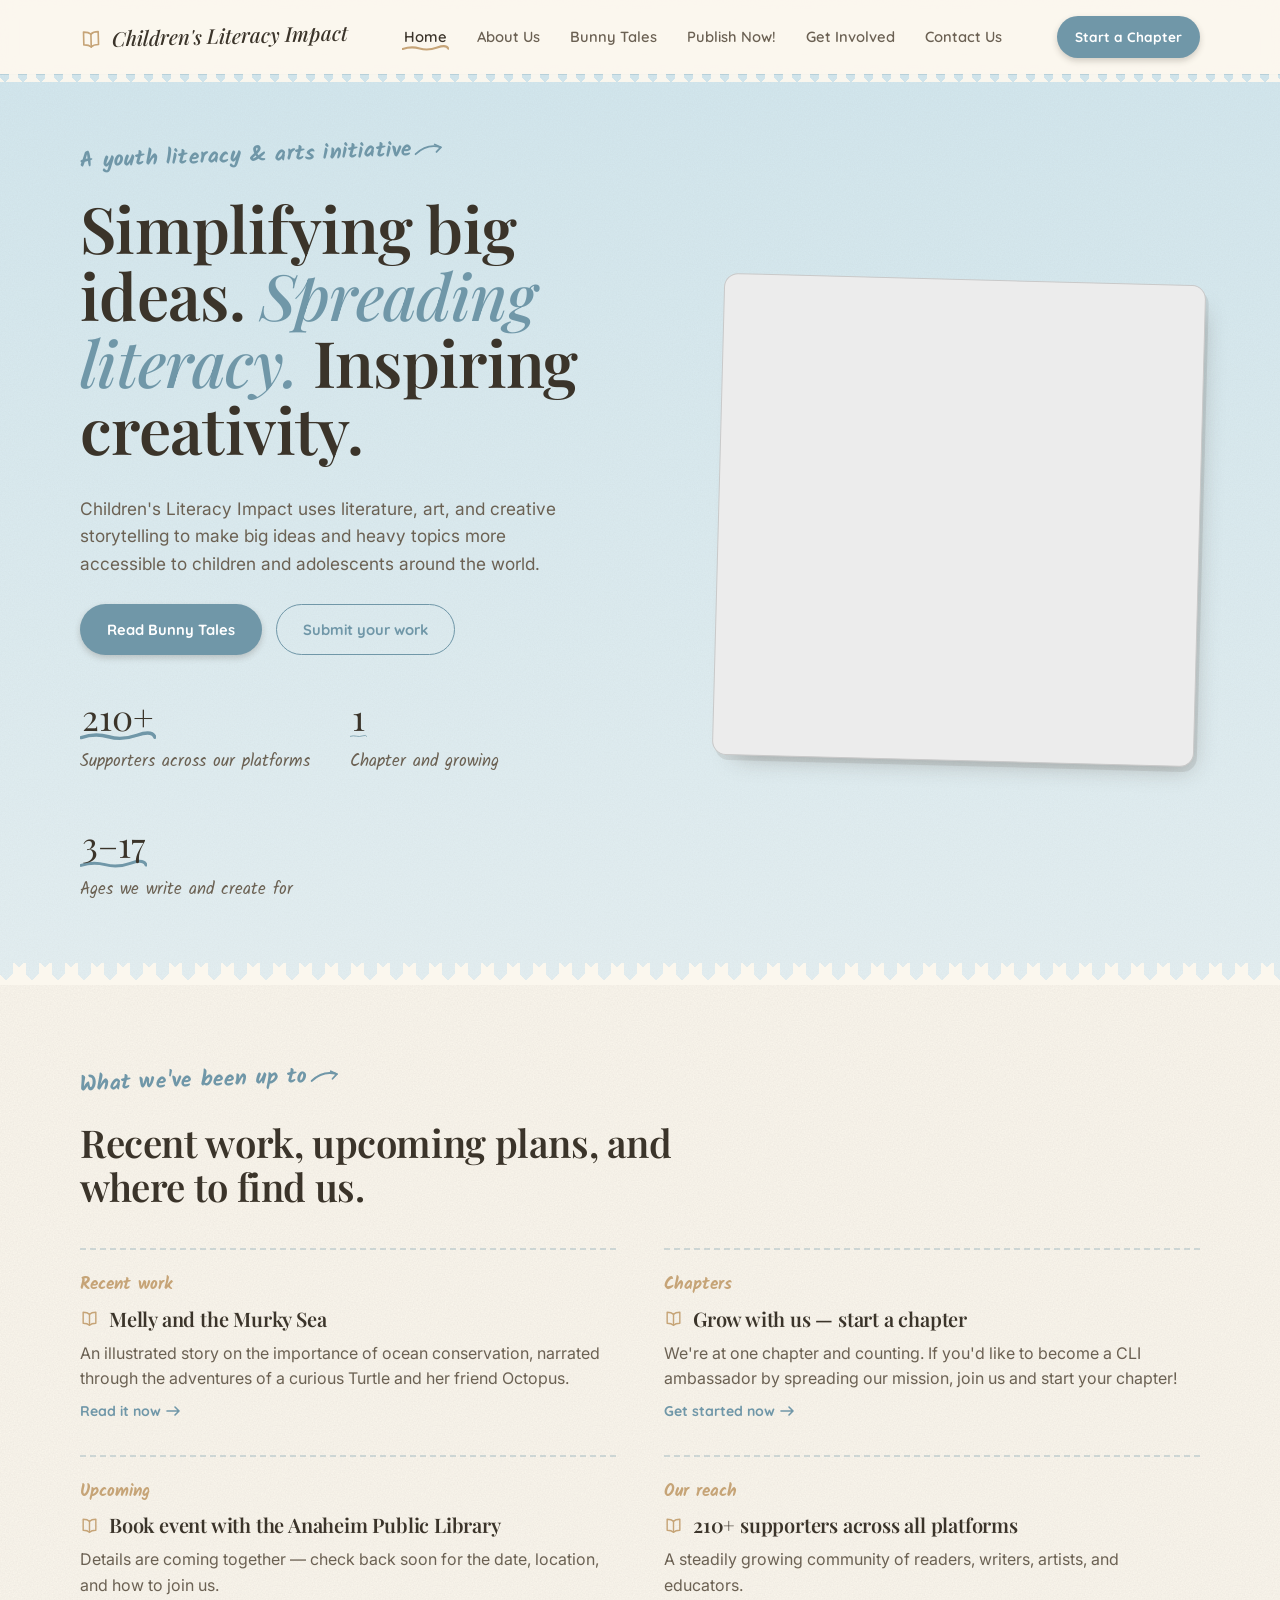
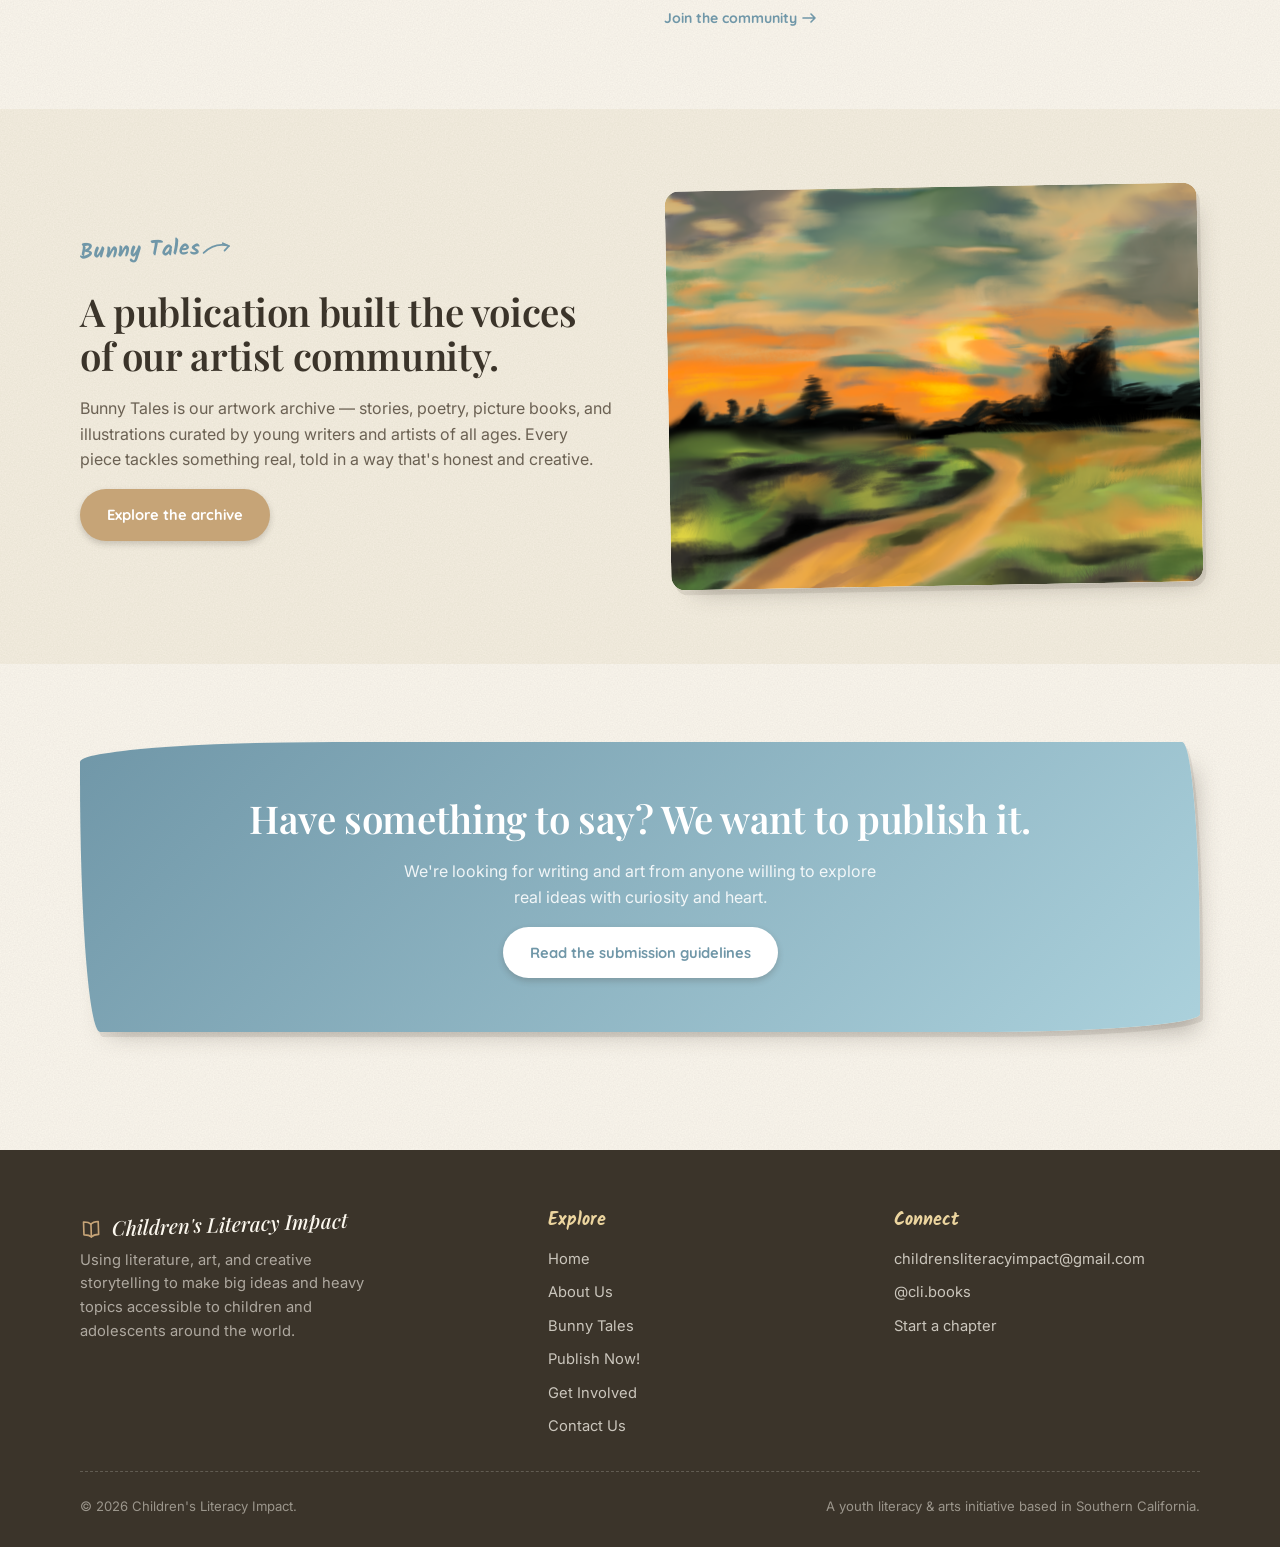
<file: index.html>
<!doctype html>
<html lang="en">
<head>
<meta charset="UTF-8">
<meta name="viewport" content="width=device-width, initial-scale=1.0">
<title>Children's Literacy Impact — Simplifying Big Ideas, Spreading Literacy</title>
<meta name="description" content="The Children’s Literacy Impact seeks to encourage a love for reading in young children by collaborating visual arts and literature into accessible works that raise awareness on real world topics.">
<link rel="preconnect" href="https://fonts.googleapis.com">
<link rel="stylesheet" href="style.css">
</head>
<body>

<header class="site-header">
  <div class="container nav-row">
    <a href="index.html" class="wordmark"><svg class="book" viewBox="0 0 24 24" fill="none" stroke="currentColor" stroke-width="1.8" stroke-linecap="round" stroke-linejoin="round" aria-hidden="true"><path d="M12 6.5C10.5 5 8 4 4 4v14c4 0 6.5 1 8 2.5"/><path d="M12 6.5C13.5 5 16 4 20 4v14c-4 0-6.5 1-8 2.5"/><path d="M12 6.5v13"/></svg>Children's Literacy Impact</a>
    <nav>
      <ul class="nav-links">
        <li><a href="index.html" class="active">Home</a></li>
        <li><a href="about.html">About Us</a></li>
        <li><a href="bunny-tales.html">Bunny Tales</a></li>
        <li><a href="publish.html">Publish Now!</a></li>
        <li><a href="get-involved.html">Get Involved</a></li>
        <li><a href="contact.html">Contact Us</a></li>
      </ul>
    </nav>
    <a href="get-involved.html" class="nav-cta">Start a Chapter</a>
    <button class="nav-toggle" aria-label="Toggle menu" aria-expanded="false"><span></span><span></span><span></span></button>
  </div>
</header>

<section class="hero">
  <div class="container hero-grid">
    <div>
      <p class="eyebrow">A youth literacy &amp; arts initiative</p>
      <h1>Simplifying big ideas. <em>Spreading literacy.</em> Inspiring creativity.</h1>
      <p class="hero-lede">Children's Literacy Impact uses literature, art, and creative storytelling to make big ideas and heavy topics more accessible to children and adolescents around the world.</p>
      <div class="hero-actions">
        <a href="bunny-tales.html" class="btn btn-primary">Read Bunny Tales</a>
        <a href="publish.html" class="btn btn-ghost">Submit your work</a>
      </div>
      <div class="stat-strip">
        <div class="stat"><span class="num">210+</span><span class="label">Supporters across our platforms</span></div>
        <div class="stat"><span class="num">1</span><span class="label">Chapter and growing</span></div>
        <div class="stat"><span class="num">3–17</span><span class="label">Ages we write and create for</span></div>
      </div>
    </div>
    <div class="hero-art img-placeholder" aria-hidden="true"></div>
  </div>
  <span class="scallop scallop-cream" role="presentation"></span>
</section>

<section>
  <div class="container">
    <div class="section-head">
      <p class="eyebrow">What we've been up to</p>
      <h2>Recent work, upcoming plans, and where to find us.</h2>
    </div>

    <div class="info-grid">
      <div class="info-col">
        <div class="info-item">
          <span class="info-label">Recent work</span>
          <h3><svg class="book" viewBox="0 0 24 24" fill="none" stroke="currentColor" stroke-width="1.8" stroke-linecap="round" stroke-linejoin="round" aria-hidden="true"><path d="M12 6.5C10.5 5 8 4 4 4v14c4 0 6.5 1 8 2.5"/><path d="M12 6.5C13.5 5 16 4 20 4v14c-4 0-6.5 1-8 2.5"/><path d="M12 6.5v13"/></svg>Melly and the Murky Sea</h3>
          <p>An illustrated story on the importance of ocean conservation, narrated through the adventures of a curious Turtle and her friend Octopus.</p>
          <a href="bunny-tales.html" class="link-arrow">Read it now
            <svg width="14" height="10" viewBox="0 0 14 10" fill="none"><path d="M1 5H13M13 5L9 1M13 5L9 9" stroke="currentColor" stroke-width="1.6" stroke-linecap="round" stroke-linejoin="round"/></svg>
          </a>
        </div>

        <div class="info-item">
          <span class="info-label">Upcoming</span>
          <h3><svg class="book" viewBox="0 0 24 24" fill="none" stroke="currentColor" stroke-width="1.8" stroke-linecap="round" stroke-linejoin="round" aria-hidden="true"><path d="M12 6.5C10.5 5 8 4 4 4v14c4 0 6.5 1 8 2.5"/><path d="M12 6.5C13.5 5 16 4 20 4v14c-4 0-6.5 1-8 2.5"/><path d="M12 6.5v13"/></svg>Book event with the Anaheim Public Library</h3>
          <p>Details are coming together — check back soon for the date, location, and how to join us.</p>
        </div>
      </div>

      <div class="info-col">
        <div class="info-item">
          <span class="info-label">Chapters</span>
          <h3><svg class="book" viewBox="0 0 24 24" fill="none" stroke="currentColor" stroke-width="1.8" stroke-linecap="round" stroke-linejoin="round" aria-hidden="true"><path d="M12 6.5C10.5 5 8 4 4 4v14c4 0 6.5 1 8 2.5"/><path d="M12 6.5C13.5 5 16 4 20 4v14c-4 0-6.5 1-8 2.5"/><path d="M12 6.5v13"/></svg>Grow with us — start a chapter</h3>
          <p>We're at one chapter and counting. If you'd like to become a CLI ambassador by spreading our mission, join us and start your chapter!</p>
          <a href="get-involved.html" class="link-arrow">Get started now
            <svg width="14" height="10" viewBox="0 0 14 10" fill="none"><path d="M1 5H13M13 5L9 1M13 5L9 9" stroke="currentColor" stroke-width="1.6" stroke-linecap="round" stroke-linejoin="round"/></svg>
          </a>
        </div>

        <div class="info-item">
          <span class="info-label">Our reach</span>
          <h3><svg class="book" viewBox="0 0 24 24" fill="none" stroke="currentColor" stroke-width="1.8" stroke-linecap="round" stroke-linejoin="round" aria-hidden="true"><path d="M12 6.5C10.5 5 8 4 4 4v14c4 0 6.5 1 8 2.5"/><path d="M12 6.5C13.5 5 16 4 20 4v14c-4 0-6.5 1-8 2.5"/><path d="M12 6.5v13"/></svg>210+ supporters across all platforms</h3>
          <p>A steadily growing community of readers, writers, artists, and educators.</p>
          <a href="get-involved.html" class="link-arrow">Join the community
            <svg width="14" height="10" viewBox="0 0 14 10" fill="none"><path d="M1 5H13M13 5L9 1M13 5L9 9" stroke="currentColor" stroke-width="1.6" stroke-linecap="round" stroke-linejoin="round"/></svg>
          </a>
        </div>
      </div>
    </div>
  </div>
</section>

<section class="section-band-sand">
  <div class="container">
    <div class="feature-row">
      <div>
        <p class="eyebrow">Bunny Tales</p>
        <h2>A publication built the voices of our artist community.</h2>
        <p>Bunny Tales is our artwork archive — stories, poetry, picture books, and illustrations curated by young writers and artists of all ages. Every piece tackles something real, told in a way that's honest and creative.</p>
        <a href="bunny-tales.html" class="btn btn-tan">Explore the archive</a>
      </div>
      <div class="art-frame">
        <img src="./1.png" alt="Bunny Tales" class="art-frame-img">
      </div>
  </div>
  </div>
</section>

<section>
  <div class="container">
    <div class="cta-band">
      <h2>Have something to say? We want to publish it.</h2>
      <p>We're looking for writing and art from anyone willing to explore real ideas with curiosity and heart.</p>
      <a href="publish.html" class="btn btn-primary">Read the submission guidelines</a>
    </div>
  </div>
</section>

<footer class="site-footer">
  <div class="container">
    <div class="footer-grid">
      <div>
        <div class="wordmark"><svg class="book" viewBox="0 0 24 24" fill="none" stroke="currentColor" stroke-width="1.8" stroke-linecap="round" stroke-linejoin="round" aria-hidden="true"><path d="M12 6.5C10.5 5 8 4 4 4v14c4 0 6.5 1 8 2.5"/><path d="M12 6.5C13.5 5 16 4 20 4v14c-4 0-6.5 1-8 2.5"/><path d="M12 6.5v13"/></svg>Children's Literacy Impact</div>
        <p>Using literature, art, and creative storytelling to make big ideas and heavy topics accessible to children and adolescents around the world.</p>
      </div>
      <div class="footer-col">
        <h4>Explore</h4>
        <ul>
          <li><a href="index.html">Home</a></li>
          <li><a href="about.html">About Us</a></li>
          <li><a href="bunny-tales.html">Bunny Tales</a></li>
          <li><a href="publish.html">Publish Now!</a></li>
          <li><a href="get-involved.html">Get Involved</a></li>
          <li><a href="contact.html">Contact Us</a></li>
        </ul>
      </div>
      <div class="footer-col">
        <h4>Connect</h4>
        <ul>
          <li><a href="contact.html">childrensliteracyimpact@gmail.com</a></li>
          <li><a href="contact.html">@cli.books</a></li>
          <li><a href="get-involved.html">Start a chapter</a></li>
        </ul>
      </div>
    </div>
    <div class="footer-bottom">
      <span>© 2026 Children's Literacy Impact.</span>
      <span>A youth literacy &amp; arts initiative based in Southern California.</span>
    </div>
  </div>
</footer>

<script src="script.js"></script>
</body>
</html>
</file>
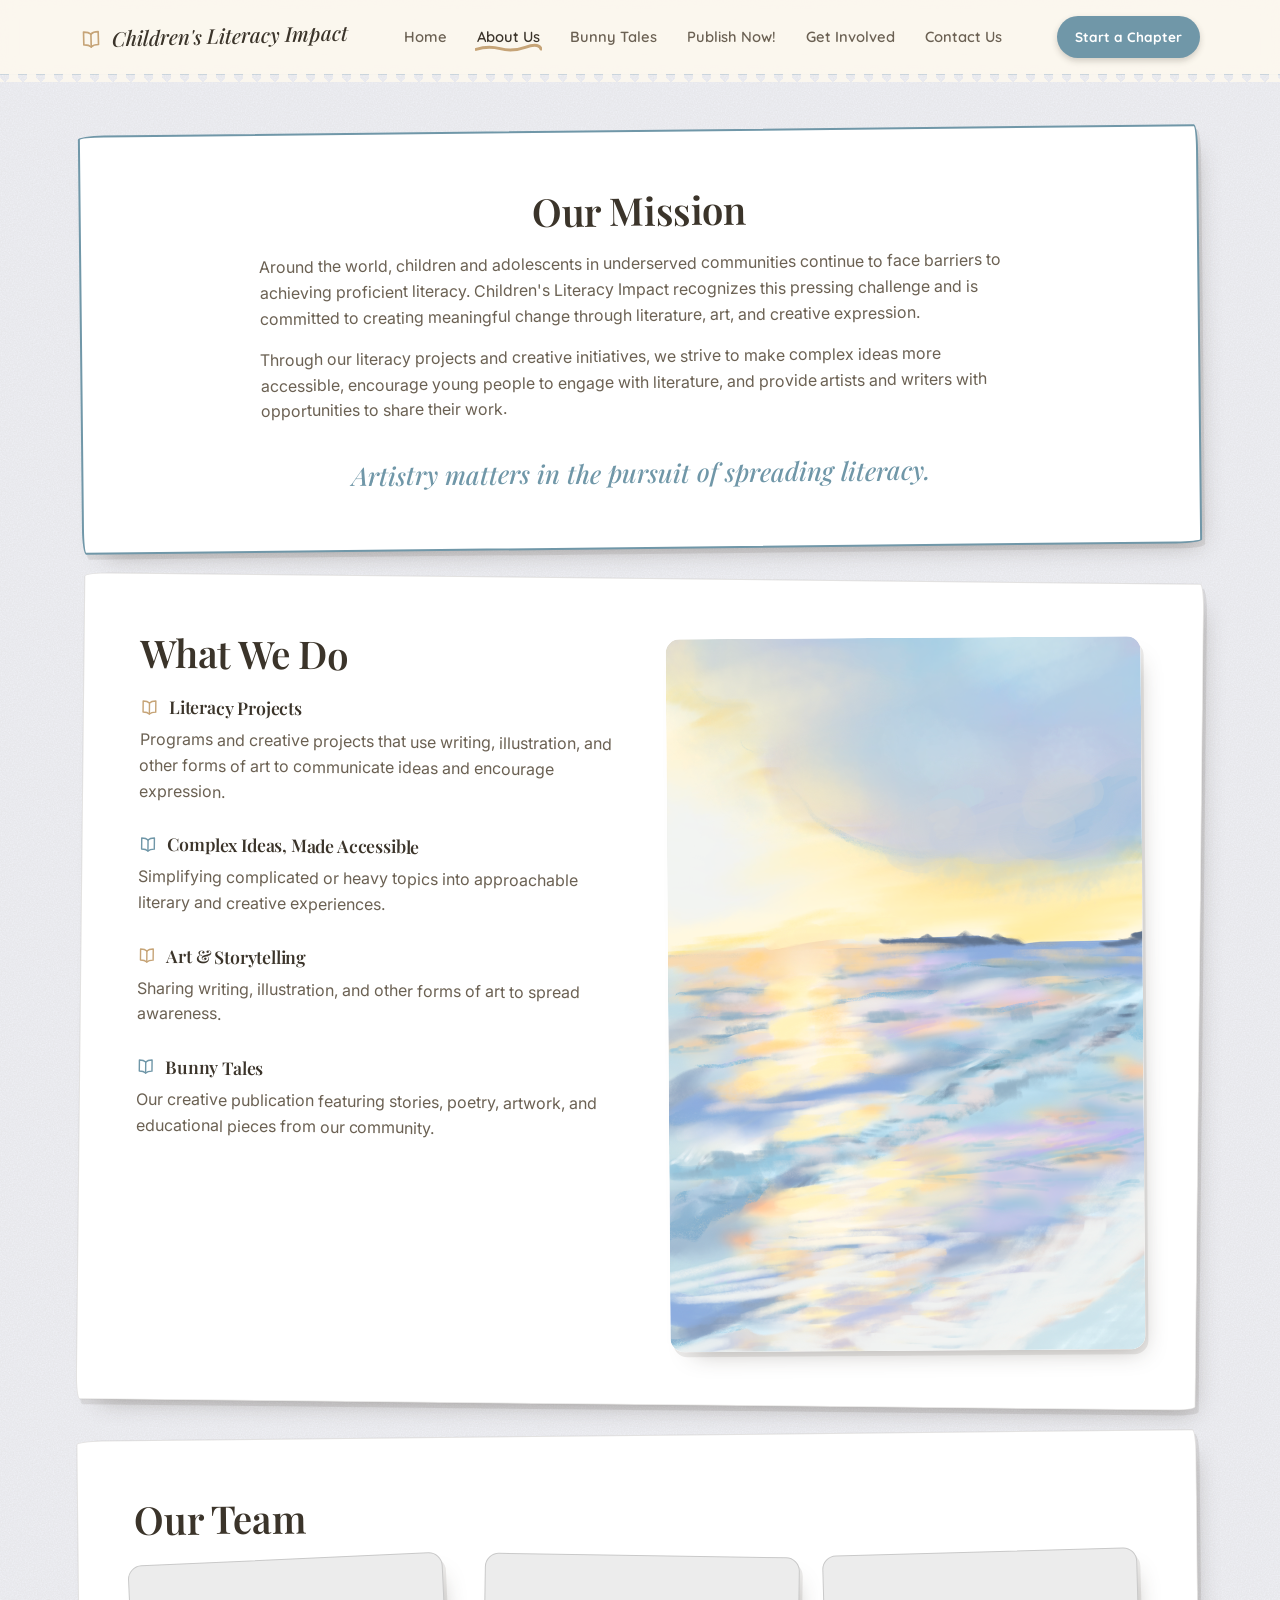
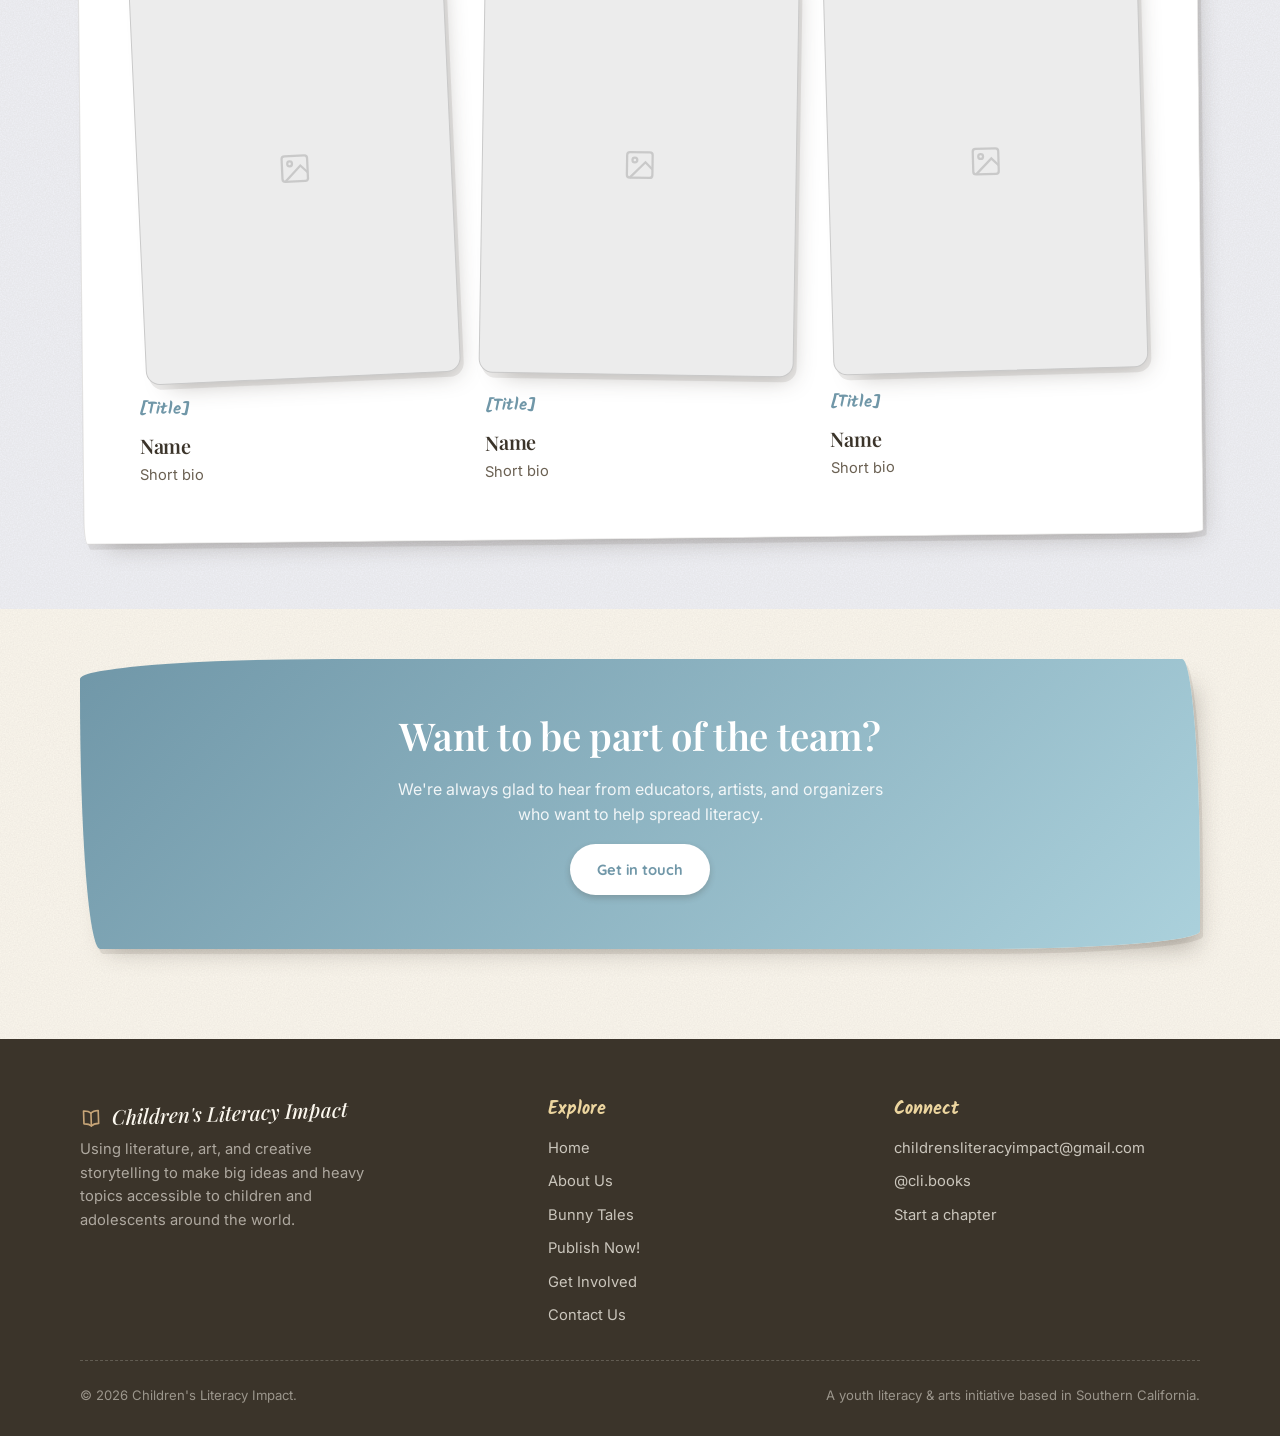
<file: about.html>
<!doctype html>
<html lang="en">
<head>
<meta charset="UTF-8">
<meta name="viewport" content="width=device-width, initial-scale=1.0">
<title>About Us — Children's Literacy Impact</title>
<meta name="description" content="Our mission, what we do, and the team behind Children's Literacy Impact.">
<link rel="stylesheet" href="style.css">
</head>
<body>

<header class="site-header">
  <div class="container nav-row">
    <a href="index.html" class="wordmark"><svg class="book" viewBox="0 0 24 24" fill="none" stroke="currentColor" stroke-width="1.8" stroke-linecap="round" stroke-linejoin="round" aria-hidden="true"><path d="M12 6.5C10.5 5 8 4 4 4v14c4 0 6.5 1 8 2.5"/><path d="M12 6.5C13.5 5 16 4 20 4v14c-4 0-6.5 1-8 2.5"/><path d="M12 6.5v13"/></svg>Children's Literacy Impact</a>
    <nav>
      <ul class="nav-links">
        <li><a href="index.html">Home</a></li>
        <li><a href="about.html" class="active">About Us</a></li>
        <li><a href="bunny-tales.html">Bunny Tales</a></li>
        <li><a href="publish.html">Publish Now!</a></li>
        <li><a href="get-involved.html">Get Involved</a></li>
        <li><a href="contact.html">Contact Us</a></li>
      </ul>
    </nav>
    <a href="get-involved.html" class="nav-cta">Start a Chapter</a>
    <button class="nav-toggle" aria-label="Toggle menu" aria-expanded="false"><span></span><span></span><span></span></button>
  </div>
</header>
<section class="frame-section">
  <div class="container">

    <div class="frame-card accent">
      <h2 class="text-center">Our Mission</h2>
      <div class="container-narrow">
        <p>Around the world, children and adolescents in underserved communities continue to face barriers to achieving proficient literacy. Children's Literacy Impact recognizes this pressing challenge and is committed to creating meaningful change through literature, art, and creative expression.</p>
        <p>Through our literacy projects and creative initiatives, we strive to make complex ideas more accessible, encourage young people to engage with literature, and provide artists and writers with opportunities to share their work.</p>
      </div>
      <p class="quote-box">Artistry matters in the pursuit of spreading literacy.</p>
    </div>

    <div class="frame-card">
        <div class="feature-row" style="align-items:start;">        <div>
          <h2>What We Do</h2>
          <div class="do-list">
            <div class="do-item">
              <h3><svg class="book" viewBox="0 0 24 24" fill="none" stroke="currentColor" stroke-width="1.8" stroke-linecap="round" stroke-linejoin="round" aria-hidden="true"><path d="M12 6.5C10.5 5 8 4 4 4v14c4 0 6.5 1 8 2.5"/><path d="M12 6.5C13.5 5 16 4 20 4v14c-4 0-6.5 1-8 2.5"/><path d="M12 6.5v13"/></svg>Literacy Projects</h3>
              <p>Programs and creative projects that use writing, illustration, and other forms of art to communicate ideas and encourage expression.</p>
            </div>
            <div class="do-item">
              <h3><svg class="book book-sky" viewBox="0 0 24 24" fill="none" stroke="currentColor" stroke-width="1.8" stroke-linecap="round" stroke-linejoin="round" aria-hidden="true"><path d="M12 6.5C10.5 5 8 4 4 4v14c4 0 6.5 1 8 2.5"/><path d="M12 6.5C13.5 5 16 4 20 4v14c-4 0-6.5 1-8 2.5"/><path d="M12 6.5v13"/></svg>Complex Ideas, Made Accessible</h3>
              <p>Simplifying complicated or heavy topics into approachable literary and creative experiences.</p>
            </div>
            <div class="do-item">
              <h3><svg class="book" viewBox="0 0 24 24" fill="none" stroke="currentColor" stroke-width="1.8" stroke-linecap="round" stroke-linejoin="round" aria-hidden="true"><path d="M12 6.5C10.5 5 8 4 4 4v14c4 0 6.5 1 8 2.5"/><path d="M12 6.5C13.5 5 16 4 20 4v14c-4 0-6.5 1-8 2.5"/><path d="M12 6.5v13"/></svg>Art &amp; Storytelling</h3>
              <p>Sharing writing, illustration, and other forms of art to spread awareness. </p>
            </div>
            <div class="do-item">
              <h3><svg class="book book-sky" viewBox="0 0 24 24" fill="none" stroke="currentColor" stroke-width="1.8" stroke-linecap="round" stroke-linejoin="round" aria-hidden="true"><path d="M12 6.5C10.5 5 8 4 4 4v14c4 0 6.5 1 8 2.5"/><path d="M12 6.5C13.5 5 16 4 20 4v14c-4 0-6.5 1-8 2.5"/><path d="M12 6.5v13"/></svg>Bunny Tales</h3>
              <p>Our creative publication featuring stories, poetry, artwork, and educational pieces from our community.</p>
            </div>
          </div>
        </div>
<div class="art-frame" style="aspect-ratio: 2/3;">
  <img src="./2.png" alt="What We Do Art" class="art-frame-img">
</div>
      </div>
    </div>

    <div class="frame-card">
      <h2>Our Team</h2>
      <div class="team-grid">
        <div class="team-card">
          <div class="team-photo img-placeholder"></div>
          <span class="role">[Title]</span>
          <h3>Name</h3>
          <p>Short bio</p>
        </div>
        <div class="team-card">
          <div class="team-photo img-placeholder"></div>
          <span class="role">[Title]</span>
          <h3>Name</h3>
          <p>Short bio</p>
        </div>
        <div class="team-card">
          <div class="team-photo img-placeholder"></div>
          <span class="role">[Title]</span>
          <h3>Name</h3>
          <p>Short bio</p>
        </div>
      </div>
    </div>

  </div>
</section>

<section class="section-tight">
  <div class="container">
    <div class="cta-band">
      <h2>Want to be part of the team?</h2>
      <p>We're always glad to hear from educators, artists, and organizers who want to help spread literacy.</p>
      <a href="contact.html" class="btn btn-primary">Get in touch</a>
    </div>
  </div>
</section>

<footer class="site-footer">
  <div class="container">
    <div class="footer-grid">
      <div>
        <div class="wordmark"><svg class="book" viewBox="0 0 24 24" fill="none" stroke="currentColor" stroke-width="1.8" stroke-linecap="round" stroke-linejoin="round" aria-hidden="true"><path d="M12 6.5C10.5 5 8 4 4 4v14c4 0 6.5 1 8 2.5"/><path d="M12 6.5C13.5 5 16 4 20 4v14c-4 0-6.5 1-8 2.5"/><path d="M12 6.5v13"/></svg>Children's Literacy Impact</div>
        <p>Using literature, art, and creative storytelling to make big ideas and heavy topics accessible to children and adolescents around the world.</p>
      </div>
      <div class="footer-col">
        <h4>Explore</h4>
        <ul>
          <li><a href="index.html">Home</a></li>
          <li><a href="about.html">About Us</a></li>
          <li><a href="bunny-tales.html">Bunny Tales</a></li>
          <li><a href="publish.html">Publish Now!</a></li>
          <li><a href="get-involved.html">Get Involved</a></li>
          <li><a href="contact.html">Contact Us</a></li>
        </ul>
      </div>
      <div class="footer-col">
        <h4>Connect</h4>
        <ul>
          <li><a href="contact.html">childrensliteracyimpact@gmail.com</a></li>
          <li><a href="contact.html">@cli.books</a></li>
          <li><a href="get-involved.html">Start a chapter</a></li>
        </ul>
      </div>
    </div>
    <div class="footer-bottom">
      <span>© 2026 Children's Literacy Impact.</span>
      <span>A youth literacy &amp; arts initiative based in Southern California.</span>
    </div>
  </div>
</footer>

<script src="script.js"></script>
</body>
</html>
</file>
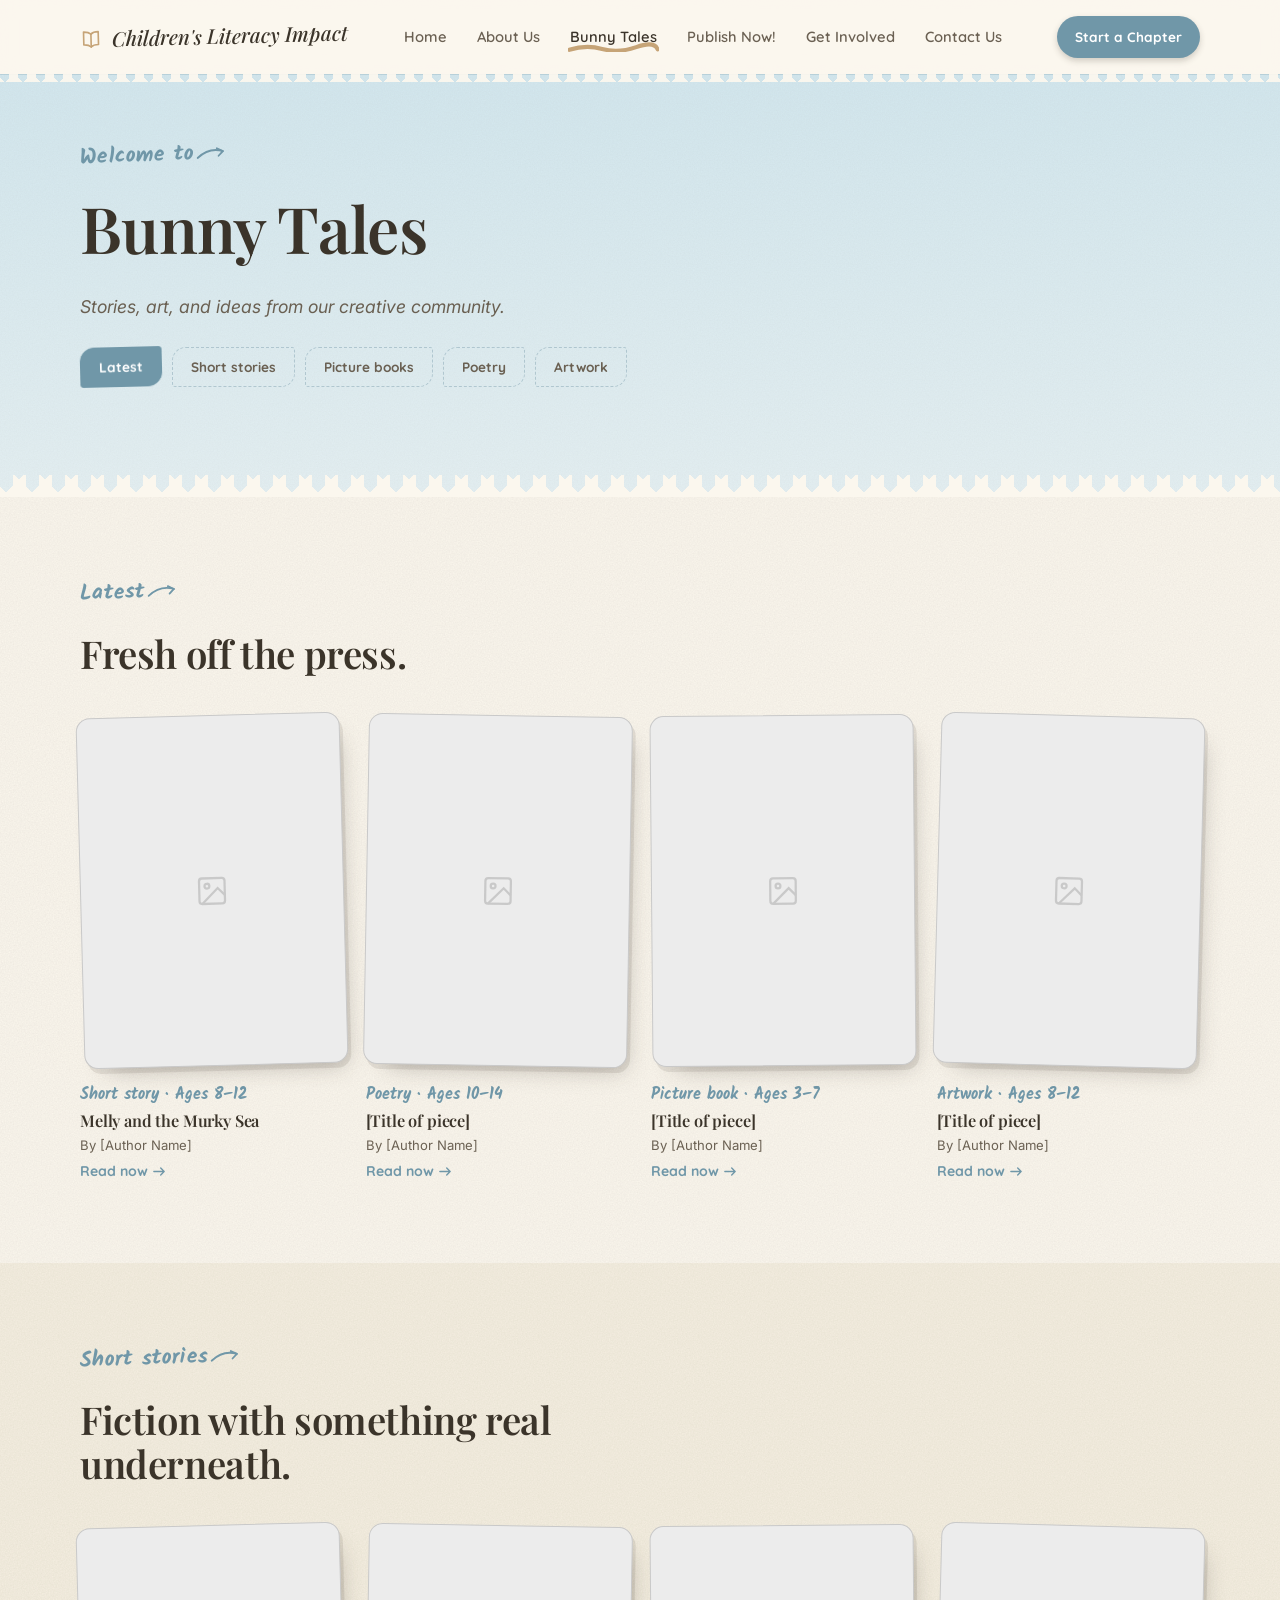
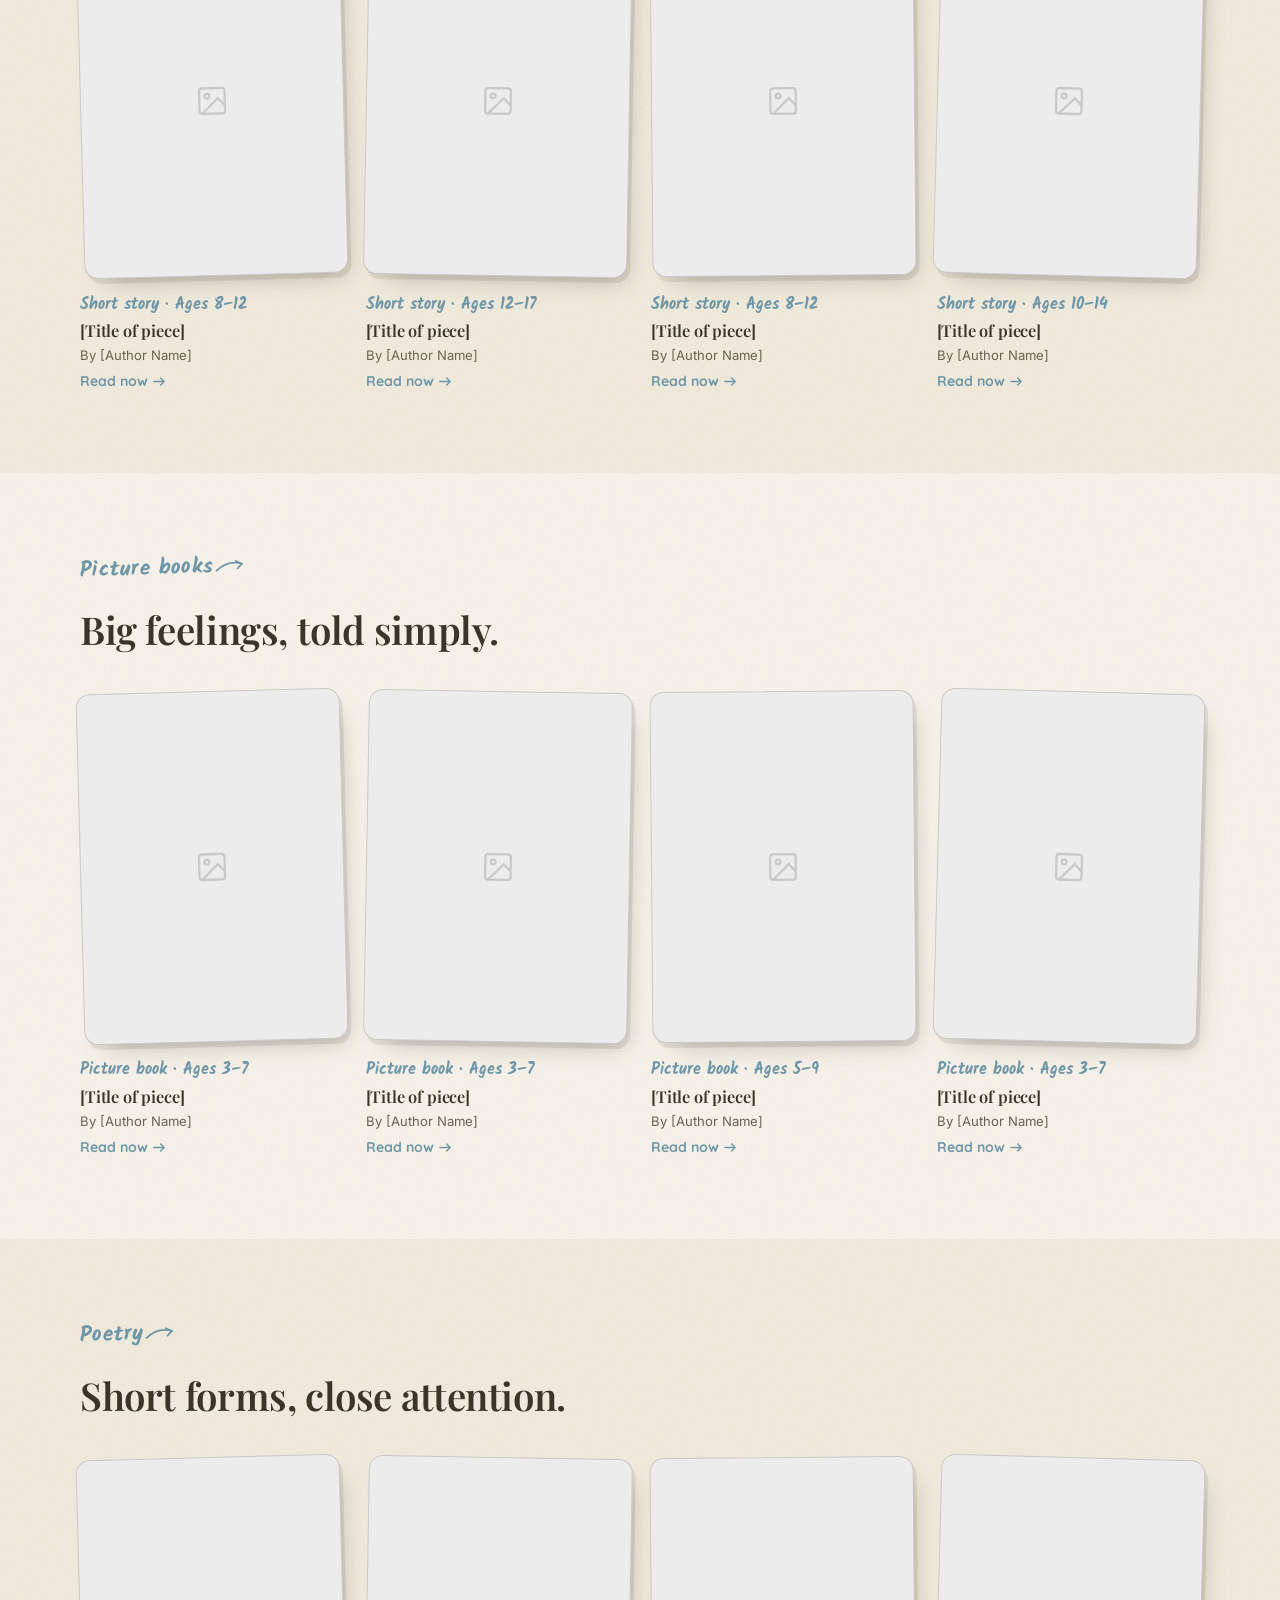
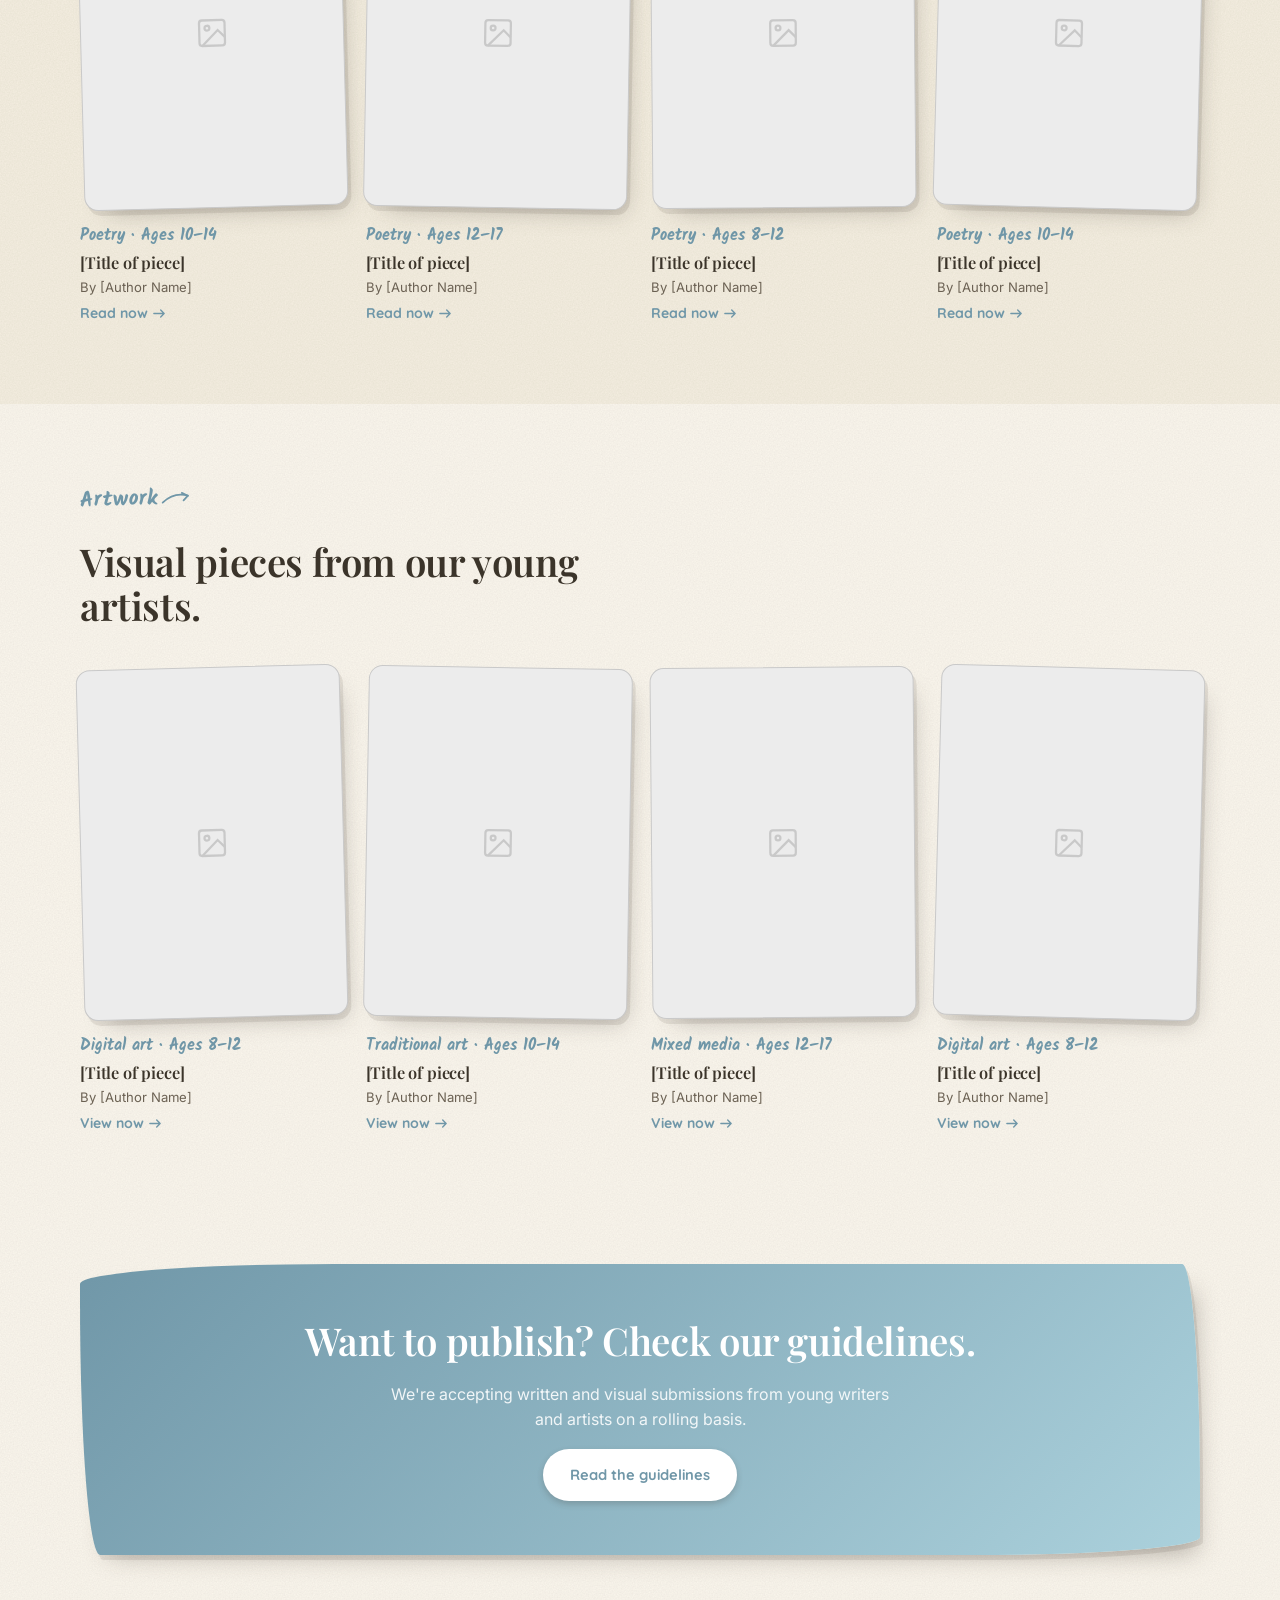
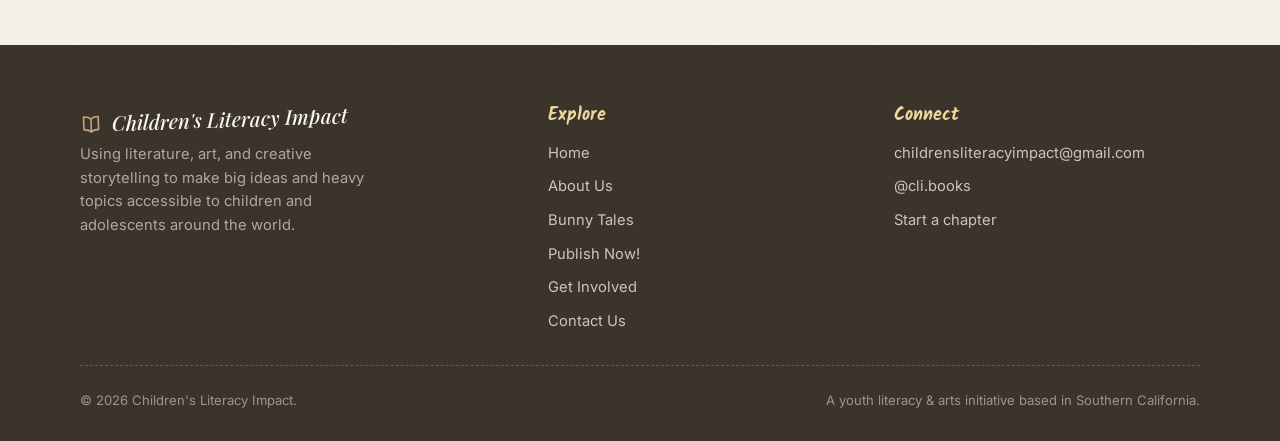
<file: bunny-tales.html>
<!doctype html>
<html lang="en">
<head>
<meta charset="UTF-8">
<meta name="viewport" content="width=device-width, initial-scale=1.0">
<title>Bunny Tales — Children's Literacy Impact</title>
<meta name="description" content="Stories, art, and ideas from our creative community — Bunny Tales .">
<link rel="stylesheet" href="style.css">
</head>
<body>

<header class="site-header">
  <div class="container nav-row">
    <a href="index.html" class="wordmark"><svg class="book" viewBox="0 0 24 24" fill="none" stroke="currentColor" stroke-width="1.8" stroke-linecap="round" stroke-linejoin="round" aria-hidden="true"><path d="M12 6.5C10.5 5 8 4 4 4v14c4 0 6.5 1 8 2.5"/><path d="M12 6.5C13.5 5 16 4 20 4v14c-4 0-6.5 1-8 2.5"/><path d="M12 6.5v13"/></svg>Children's Literacy Impact</a>
    <nav>
      <ul class="nav-links">
        <li><a href="index.html">Home</a></li>
        <li><a href="about.html">About Us</a></li>
        <li><a href="bunny-tales.html" class="active">Bunny Tales</a></li>
        <li><a href="publish.html">Publish Now!</a></li>
        <li><a href="get-involved.html">Get Involved</a></li>
        <li><a href="contact.html">Contact Us</a></li>
      </ul>
    </nav>
    <a href="get-involved.html" class="nav-cta">Start a Chapter</a>
    <button class="nav-toggle" aria-label="Toggle menu" aria-expanded="false"><span></span><span></span><span></span></button>
  </div>
</header>

<section class="hero" style="padding-bottom:0;">
  <div class="container" style="padding-bottom:44px;">
    <p class="eyebrow">Welcome to</p>
    <h1 style="max-width:14ch;">Bunny Tales</h1>
    <p class="hero-lede" style="font-style:italic; font-size:1.1rem;">Stories, art, and ideas from our creative community.</p>
    <div class="archive-tabs">
      <a href="#latest" class="active">Latest</a>
      <a href="#short-stories">Short stories</a>
      <a href="#picture-books">Picture books</a>
      <a href="#poetry">Poetry</a>
      <a href="#artwork">Artwork</a>
    </div>
  </div>
  <span class="scallop scallop-cream" role="presentation"></span>
</section>

<section id="latest">
  <div class="container">
    <div class="section-head">
      <p class="eyebrow">Latest</p>
      <h2>Fresh off the press.</h2>
    </div>
    <div class="piece-grid">
      <article class="piece-card">
        <div class="piece-cover img-placeholder"></div>
        <span class="piece-tag">Short story · Ages 8–12</span>
        <h3 class="piece-title">Melly and the Murky Sea</h3>
        <p class="piece-meta">By [Author Name]</p>
        <a href="#" class="link-arrow">Read now <svg width="12" height="9" viewBox="0 0 14 10" fill="none"><path d="M1 5H13M13 5L9 1M13 5L9 9" stroke="currentColor" stroke-width="1.6" stroke-linecap="round" stroke-linejoin="round"/></svg></a>
      </article>
      <article class="piece-card">
        <div class="piece-cover img-placeholder"></div>
        <span class="piece-tag">Poetry · Ages 10–14</span>
        <h3 class="piece-title">[Title of piece]</h3>
        <p class="piece-meta">By [Author Name]</p>
        <a href="#" class="link-arrow">Read now <svg width="12" height="9" viewBox="0 0 14 10" fill="none"><path d="M1 5H13M13 5L9 1M13 5L9 9" stroke="currentColor" stroke-width="1.6" stroke-linecap="round" stroke-linejoin="round"/></svg></a>
      </article>
      <article class="piece-card">
        <div class="piece-cover img-placeholder"></div>
        <span class="piece-tag">Picture book · Ages 3–7</span>
        <h3 class="piece-title">[Title of piece]</h3>
        <p class="piece-meta">By [Author Name]</p>
        <a href="#" class="link-arrow">Read now <svg width="12" height="9" viewBox="0 0 14 10" fill="none"><path d="M1 5H13M13 5L9 1M13 5L9 9" stroke="currentColor" stroke-width="1.6" stroke-linecap="round" stroke-linejoin="round"/></svg></a>
      </article>
      <article class="piece-card">
        <div class="piece-cover img-placeholder"></div>
        <span class="piece-tag">Artwork · Ages 8–12</span>
        <h3 class="piece-title">[Title of piece]</h3>
        <p class="piece-meta">By [Author Name]</p>
        <a href="#" class="link-arrow">Read now <svg width="12" height="9" viewBox="0 0 14 10" fill="none"><path d="M1 5H13M13 5L9 1M13 5L9 9" stroke="currentColor" stroke-width="1.6" stroke-linecap="round" stroke-linejoin="round"/></svg></a>
      </article>
    </div>
  </div>
</section>

<section id="short-stories" class="section-band-sand">
  <div class="container">
    <div class="section-head">
      <p class="eyebrow">Short stories</p>
      <h2>Fiction with something real underneath.</h2>
    </div>
    <div class="piece-grid">
      <article class="piece-card">
        <div class="piece-cover img-placeholder"></div>
        <span class="piece-tag">Short story · Ages 8–12</span>
        <h3 class="piece-title">[Title of piece]</h3>
        <p class="piece-meta">By [Author Name]</p>
        <a href="#" class="link-arrow">Read now <svg width="12" height="9" viewBox="0 0 14 10" fill="none"><path d="M1 5H13M13 5L9 1M13 5L9 9" stroke="currentColor" stroke-width="1.6" stroke-linecap="round" stroke-linejoin="round"/></svg></a>
      </article>
      <article class="piece-card">
        <div class="piece-cover img-placeholder"></div>
        <span class="piece-tag">Short story · Ages 12–17</span>
        <h3 class="piece-title">[Title of piece]</h3>
        <p class="piece-meta">By [Author Name]</p>
        <a href="#" class="link-arrow">Read now <svg width="12" height="9" viewBox="0 0 14 10" fill="none"><path d="M1 5H13M13 5L9 1M13 5L9 9" stroke="currentColor" stroke-width="1.6" stroke-linecap="round" stroke-linejoin="round"/></svg></a>
      </article>
      <article class="piece-card">
        <div class="piece-cover img-placeholder"></div>
        <span class="piece-tag">Short story · Ages 8–12</span>
        <h3 class="piece-title">[Title of piece]</h3>
        <p class="piece-meta">By [Author Name]</p>
        <a href="#" class="link-arrow">Read now <svg width="12" height="9" viewBox="0 0 14 10" fill="none"><path d="M1 5H13M13 5L9 1M13 5L9 9" stroke="currentColor" stroke-width="1.6" stroke-linecap="round" stroke-linejoin="round"/></svg></a>
      </article>
      <article class="piece-card">
        <div class="piece-cover img-placeholder"></div>
        <span class="piece-tag">Short story · Ages 10–14</span>
        <h3 class="piece-title">[Title of piece]</h3>
        <p class="piece-meta">By [Author Name]</p>
        <a href="#" class="link-arrow">Read now <svg width="12" height="9" viewBox="0 0 14 10" fill="none"><path d="M1 5H13M13 5L9 1M13 5L9 9" stroke="currentColor" stroke-width="1.6" stroke-linecap="round" stroke-linejoin="round"/></svg></a>
      </article>
    </div>
  </div>
</section>

<section id="picture-books">
  <div class="container">
    <div class="section-head">
      <p class="eyebrow">Picture books</p>
      <h2>Big feelings, told simply.</h2>
    </div>
    <div class="piece-grid">
      <article class="piece-card">
        <div class="piece-cover img-placeholder"></div>
        <span class="piece-tag">Picture book · Ages 3–7</span>
        <h3 class="piece-title">[Title of piece]</h3>
        <p class="piece-meta">By [Author Name]</p>
        <a href="#" class="link-arrow">Read now <svg width="12" height="9" viewBox="0 0 14 10" fill="none"><path d="M1 5H13M13 5L9 1M13 5L9 9" stroke="currentColor" stroke-width="1.6" stroke-linecap="round" stroke-linejoin="round"/></svg></a>
      </article>
      <article class="piece-card">
        <div class="piece-cover img-placeholder"></div>
        <span class="piece-tag">Picture book · Ages 3–7</span>
        <h3 class="piece-title">[Title of piece]</h3>
        <p class="piece-meta">By [Author Name]</p>
        <a href="#" class="link-arrow">Read now <svg width="12" height="9" viewBox="0 0 14 10" fill="none"><path d="M1 5H13M13 5L9 1M13 5L9 9" stroke="currentColor" stroke-width="1.6" stroke-linecap="round" stroke-linejoin="round"/></svg></a>
      </article>
      <article class="piece-card">
        <div class="piece-cover img-placeholder"></div>
        <span class="piece-tag">Picture book · Ages 5–9</span>
        <h3 class="piece-title">[Title of piece]</h3>
        <p class="piece-meta">By [Author Name]</p>
        <a href="#" class="link-arrow">Read now <svg width="12" height="9" viewBox="0 0 14 10" fill="none"><path d="M1 5H13M13 5L9 1M13 5L9 9" stroke="currentColor" stroke-width="1.6" stroke-linecap="round" stroke-linejoin="round"/></svg></a>
      </article>
      <article class="piece-card">
        <div class="piece-cover img-placeholder"></div>
        <span class="piece-tag">Picture book · Ages 3–7</span>
        <h3 class="piece-title">[Title of piece]</h3>
        <p class="piece-meta">By [Author Name]</p>
        <a href="#" class="link-arrow">Read now <svg width="12" height="9" viewBox="0 0 14 10" fill="none"><path d="M1 5H13M13 5L9 1M13 5L9 9" stroke="currentColor" stroke-width="1.6" stroke-linecap="round" stroke-linejoin="round"/></svg></a>
      </article>
    </div>
  </div>
</section>

<section id="poetry" class="section-band-sand">
  <div class="container">
    <div class="section-head">
      <p class="eyebrow">Poetry</p>
      <h2>Short forms, close attention.</h2>
    </div>
    <div class="piece-grid">
      <article class="piece-card">
        <div class="piece-cover img-placeholder"></div>
        <span class="piece-tag">Poetry · Ages 10–14</span>
        <h3 class="piece-title">[Title of piece]</h3>
        <p class="piece-meta">By [Author Name]</p>
        <a href="#" class="link-arrow">Read now <svg width="12" height="9" viewBox="0 0 14 10" fill="none"><path d="M1 5H13M13 5L9 1M13 5L9 9" stroke="currentColor" stroke-width="1.6" stroke-linecap="round" stroke-linejoin="round"/></svg></a>
      </article>
      <article class="piece-card">
        <div class="piece-cover img-placeholder"></div>
        <span class="piece-tag">Poetry · Ages 12–17</span>
        <h3 class="piece-title">[Title of piece]</h3>
        <p class="piece-meta">By [Author Name]</p>
        <a href="#" class="link-arrow">Read now <svg width="12" height="9" viewBox="0 0 14 10" fill="none"><path d="M1 5H13M13 5L9 1M13 5L9 9" stroke="currentColor" stroke-width="1.6" stroke-linecap="round" stroke-linejoin="round"/></svg></a>
      </article>
      <article class="piece-card">
        <div class="piece-cover img-placeholder"></div>
        <span class="piece-tag">Poetry · Ages 8–12</span>
        <h3 class="piece-title">[Title of piece]</h3>
        <p class="piece-meta">By [Author Name]</p>
        <a href="#" class="link-arrow">Read now <svg width="12" height="9" viewBox="0 0 14 10" fill="none"><path d="M1 5H13M13 5L9 1M13 5L9 9" stroke="currentColor" stroke-width="1.6" stroke-linecap="round" stroke-linejoin="round"/></svg></a>
      </article>
      <article class="piece-card">
        <div class="piece-cover img-placeholder"></div>
        <span class="piece-tag">Poetry · Ages 10–14</span>
        <h3 class="piece-title">[Title of piece]</h3>
        <p class="piece-meta">By [Author Name]</p>
        <a href="#" class="link-arrow">Read now <svg width="12" height="9" viewBox="0 0 14 10" fill="none"><path d="M1 5H13M13 5L9 1M13 5L9 9" stroke="currentColor" stroke-width="1.6" stroke-linecap="round" stroke-linejoin="round"/></svg></a>
      </article>
    </div>
  </div>
</section>

<section id="artwork">
  <div class="container">
    <div class="section-head">
      <p class="eyebrow">Artwork</p>
      <h2>Visual pieces from our young artists.</h2>
    </div>
    <div class="piece-grid">
      <article class="piece-card">
        <div class="piece-cover img-placeholder"></div>
        <span class="piece-tag">Digital art · Ages 8–12</span>
        <h3 class="piece-title">[Title of piece]</h3>
        <p class="piece-meta">By [Author Name]</p>
        <a href="#" class="link-arrow">View now <svg width="12" height="9" viewBox="0 0 14 10" fill="none"><path d="M1 5H13M13 5L9 1M13 5L9 9" stroke="currentColor" stroke-width="1.6" stroke-linecap="round" stroke-linejoin="round"/></svg></a>
      </article>
      <article class="piece-card">
        <div class="piece-cover img-placeholder"></div>
        <span class="piece-tag">Traditional art · Ages 10–14</span>
        <h3 class="piece-title">[Title of piece]</h3>
        <p class="piece-meta">By [Author Name]</p>
        <a href="#" class="link-arrow">View now <svg width="12" height="9" viewBox="0 0 14 10" fill="none"><path d="M1 5H13M13 5L9 1M13 5L9 9" stroke="currentColor" stroke-width="1.6" stroke-linecap="round" stroke-linejoin="round"/></svg></a>
      </article>
      <article class="piece-card">
        <div class="piece-cover img-placeholder"></div>
        <span class="piece-tag">Mixed media · Ages 12–17</span>
        <h3 class="piece-title">[Title of piece]</h3>
        <p class="piece-meta">By [Author Name]</p>
        <a href="#" class="link-arrow">View now <svg width="12" height="9" viewBox="0 0 14 10" fill="none"><path d="M1 5H13M13 5L9 1M13 5L9 9" stroke="currentColor" stroke-width="1.6" stroke-linecap="round" stroke-linejoin="round"/></svg></a>
      </article>
      <article class="piece-card">
        <div class="piece-cover img-placeholder"></div>
        <span class="piece-tag">Digital art · Ages 8–12</span>
        <h3 class="piece-title">[Title of piece]</h3>
        <p class="piece-meta">By [Author Name]</p>
        <a href="#" class="link-arrow">View now <svg width="12" height="9" viewBox="0 0 14 10" fill="none"><path d="M1 5H13M13 5L9 1M13 5L9 9" stroke="currentColor" stroke-width="1.6" stroke-linecap="round" stroke-linejoin="round"/></svg></a>
      </article>
    </div>
  </div>
</section>

<section class="section-tight">
  <div class="container">
    <div class="cta-band">
      <h2>Want to publish? Check our guidelines.</h2>
      <p>We're accepting written and visual submissions from young writers and artists on a rolling basis.</p>
      <a href="publish.html" class="btn btn-primary">Read the guidelines</a>
    </div>
  </div>
</section>

<footer class="site-footer">
  <div class="container">
    <div class="footer-grid">
      <div>
        <div class="wordmark"><svg class="book" viewBox="0 0 24 24" fill="none" stroke="currentColor" stroke-width="1.8" stroke-linecap="round" stroke-linejoin="round" aria-hidden="true"><path d="M12 6.5C10.5 5 8 4 4 4v14c4 0 6.5 1 8 2.5"/><path d="M12 6.5C13.5 5 16 4 20 4v14c-4 0-6.5 1-8 2.5"/><path d="M12 6.5v13"/></svg>Children's Literacy Impact</div>
        <p>Using literature, art, and creative storytelling to make big ideas and heavy topics accessible to children and adolescents around the world.</p>
      </div>
      <div class="footer-col">
        <h4>Explore</h4>
        <ul>
          <li><a href="index.html">Home</a></li>
          <li><a href="about.html">About Us</a></li>
          <li><a href="bunny-tales.html">Bunny Tales</a></li>
          <li><a href="publish.html">Publish Now!</a></li>
          <li><a href="get-involved.html">Get Involved</a></li>
          <li><a href="contact.html">Contact Us</a></li>
        </ul>
      </div>
      <div class="footer-col">
        <h4>Connect</h4>
        <ul>
          <li><a href="contact.html">childrensliteracyimpact@gmail.com</a></li>
          <li><a href="contact.html">@cli.books</a></li>
          <li><a href="get-involved.html">Start a chapter</a></li>
        </ul>
      </div>
    </div>
    <div class="footer-bottom">
      <span>© 2026 Children's Literacy Impact.</span>
      <span>A youth literacy &amp; arts initiative based in Southern California.</span>
    </div>
  </div>
</footer>

<script src="script.js"></script>
</body>
</html>
</file>
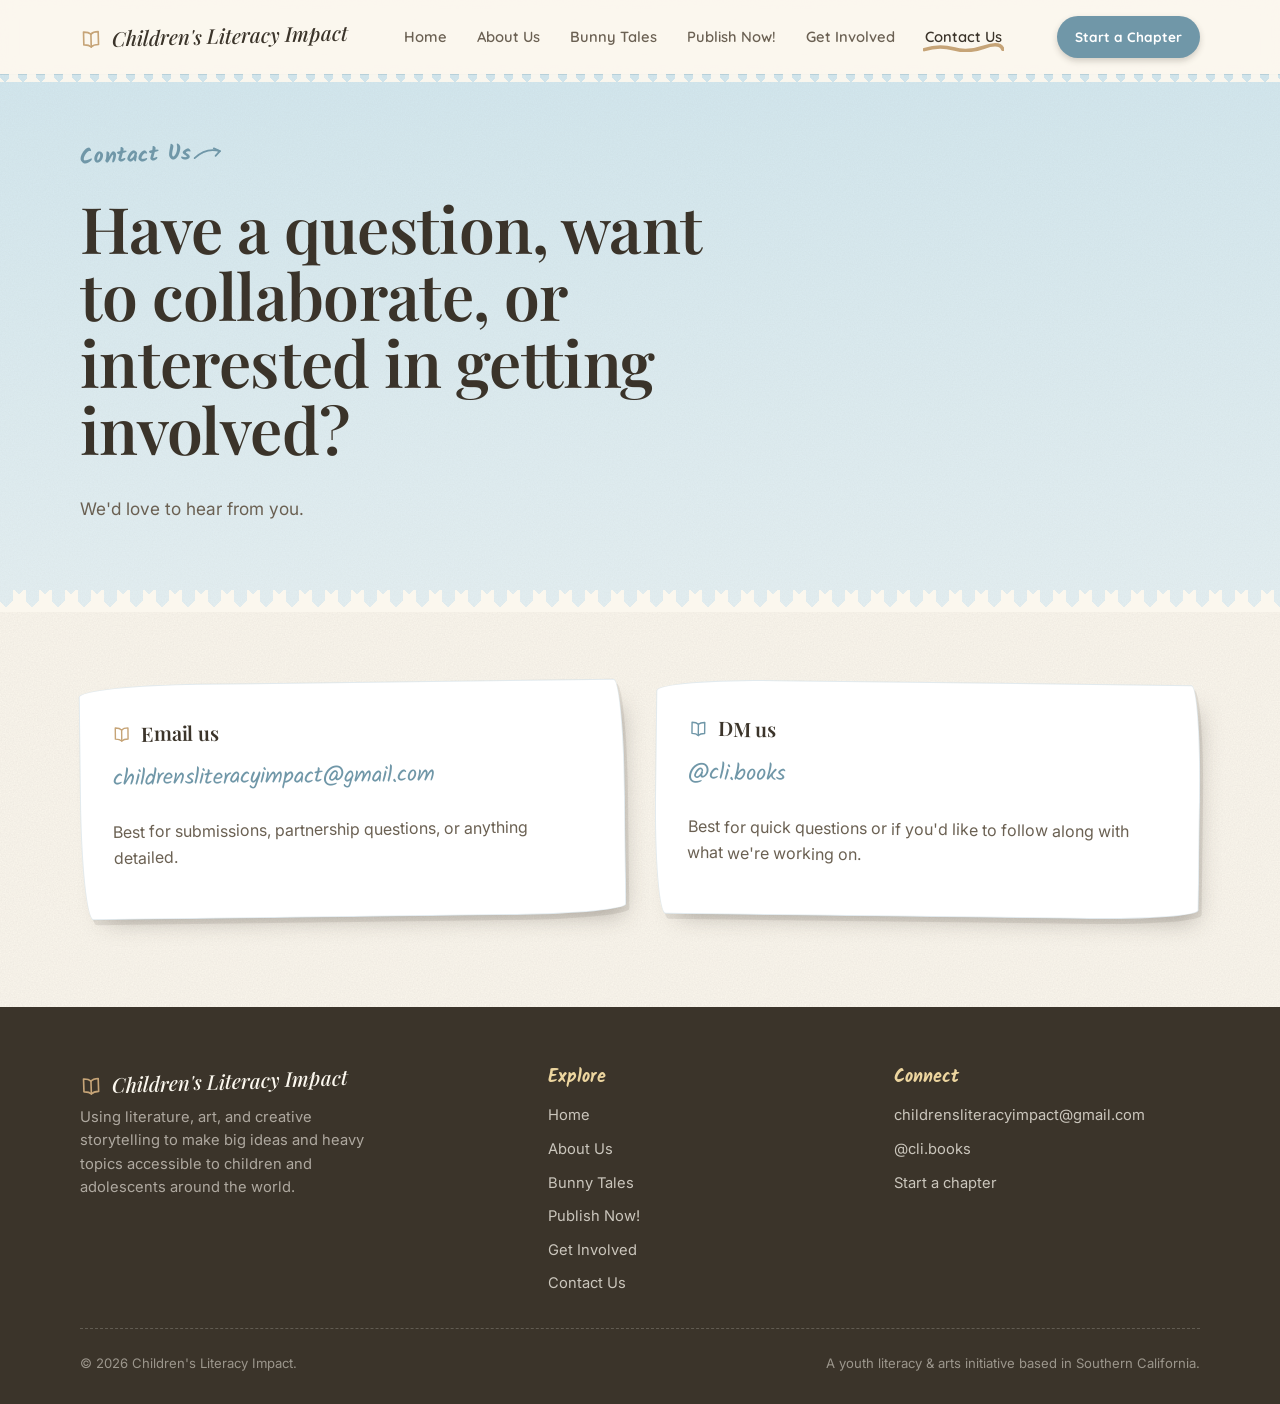
<file: contact.html>
<!doctype html>
<html lang="en">
<head>
<meta charset="UTF-8">
<meta name="viewport" content="width=device-width, initial-scale=1.0">
<title>Contact Us — Children's Literacy Impact</title>
<meta name="description" content="Get in touch with Children's Literacy Impact.">
<link rel="stylesheet" href="style.css">
</head>
<body>

<header class="site-header">
  <div class="container nav-row">
    <a href="index.html" class="wordmark"><svg class="book" viewBox="0 0 24 24" fill="none" stroke="currentColor" stroke-width="1.8" stroke-linecap="round" stroke-linejoin="round" aria-hidden="true"><path d="M12 6.5C10.5 5 8 4 4 4v14c4 0 6.5 1 8 2.5"/><path d="M12 6.5C13.5 5 16 4 20 4v14c-4 0-6.5 1-8 2.5"/><path d="M12 6.5v13"/></svg>Children's Literacy Impact</a>
    <nav>
      <ul class="nav-links">
        <li><a href="index.html">Home</a></li>
        <li><a href="about.html">About Us</a></li>
        <li><a href="bunny-tales.html">Bunny Tales</a></li>
        <li><a href="publish.html">Publish Now!</a></li>
        <li><a href="get-involved.html">Get Involved</a></li>
        <li><a href="contact.html" class="active">Contact Us</a></li>
      </ul>
    </nav>
    <a href="get-involved.html" class="nav-cta">Start a Chapter</a>
    <button class="nav-toggle" aria-label="Toggle menu" aria-expanded="false"><span></span><span></span><span></span></button>
  </div>
</header>

<section class="hero" style="padding-bottom:0;">
  <div class="container" style="padding-bottom:50px;">
    <p class="eyebrow">Contact Us</p>
    <h1 style="max-width:16ch;">Have a question, want to collaborate, or interested in getting involved?</h1>
    <p class="hero-lede" style="max-width:52ch;">We'd love to hear from you.</p>
  </div>
  <span class="scallop scallop-cream" role="presentation"></span>
</section>

<section class="section-tight">
  <div class="container">
    <div class="contact-grid">
      <div class="contact-card">
        <h3><svg class="book" viewBox="0 0 24 24" fill="none" stroke="currentColor" stroke-width="1.8" stroke-linecap="round" stroke-linejoin="round" aria-hidden="true"><path d="M12 6.5C10.5 5 8 4 4 4v14c4 0 6.5 1 8 2.5"/><path d="M12 6.5C13.5 5 16 4 20 4v14c-4 0-6.5 1-8 2.5"/><path d="M12 6.5v13"/></svg>Email us</h3>
        <p class="value">childrensliteracyimpact@gmail.com</p>
        <p>Best for submissions, partnership questions, or anything detailed.</p>
      </div>
      <div class="contact-card">
        <h3><svg class="book book-sky" viewBox="0 0 24 24" fill="none" stroke="currentColor" stroke-width="1.8" stroke-linecap="round" stroke-linejoin="round" aria-hidden="true"><path d="M12 6.5C10.5 5 8 4 4 4v14c4 0 6.5 1 8 2.5"/><path d="M12 6.5C13.5 5 16 4 20 4v14c-4 0-6.5 1-8 2.5"/><path d="M12 6.5v13"/></svg>DM us</h3>
        <p class="value">@cli.books</p>
        <p>Best for quick questions or if you'd like to follow along with what we're working on.</p>
      </div>
    </div>
  </div>
</section>

<footer class="site-footer">
  <div class="container">
    <div class="footer-grid">
      <div>
        <div class="wordmark"><svg class="book" viewBox="0 0 24 24" fill="none" stroke="currentColor" stroke-width="1.8" stroke-linecap="round" stroke-linejoin="round" aria-hidden="true"><path d="M12 6.5C10.5 5 8 4 4 4v14c4 0 6.5 1 8 2.5"/><path d="M12 6.5C13.5 5 16 4 20 4v14c-4 0-6.5 1-8 2.5"/><path d="M12 6.5v13"/></svg>Children's Literacy Impact</div>
        <p>Using literature, art, and creative storytelling to make big ideas and heavy topics accessible to children and adolescents around the world.</p>
      </div>
      <div class="footer-col">
        <h4>Explore</h4>
        <ul>
          <li><a href="index.html">Home</a></li>
          <li><a href="about.html">About Us</a></li>
          <li><a href="bunny-tales.html">Bunny Tales</a></li>
          <li><a href="publish.html">Publish Now!</a></li>
          <li><a href="get-involved.html">Get Involved</a></li>
          <li><a href="contact.html">Contact Us</a></li>
        </ul>
      </div>
      <div class="footer-col">
        <h4>Connect</h4>
        <ul>
          <li><a href="contact.html">childrensliteracyimpact@gmail.com</a></li>
          <li><a href="contact.html">@cli.books</a></li>
          <li><a href="get-involved.html">Start a chapter</a></li>
        </ul>
      </div>
    </div>
    <div class="footer-bottom">
      <span>© 2026 Children's Literacy Impact.</span>
      <span>A youth literacy &amp; arts initiative based in Southern California.</span>
    </div>
  </div>
</footer>

<script src="script.js"></script>
</body>
</html>
</file>
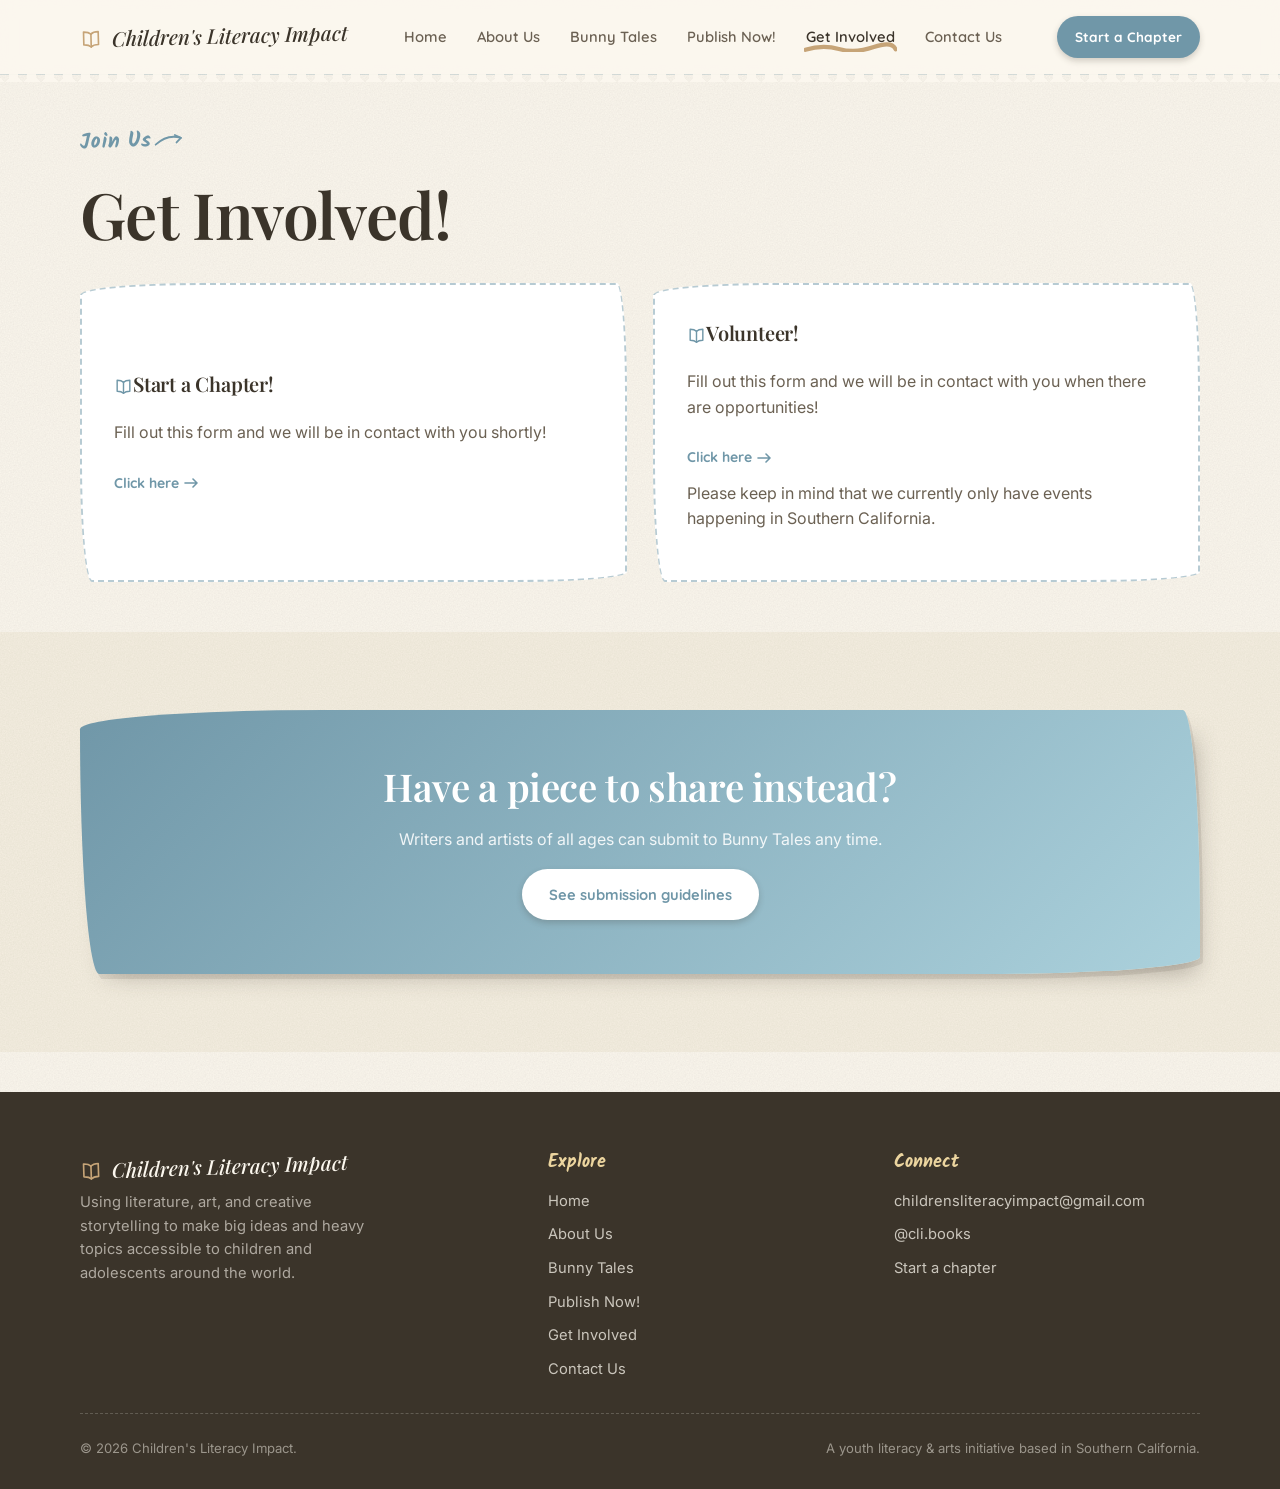
<file: get-involved.html>
<!doctype html>
<html lang="en">
<head>
<meta charset="UTF-8">
<meta name="viewport" content="width=device-width, initial-scale=1.0">
<title>Join Us! — Children's Literacy Impact</title>
<meta name="description" content="Start a chapter or volunteer with Children's Literacy Impact.">
<link rel="stylesheet" href="style.css">
</head>
<body>

<header class="site-header">
  <div class="container nav-row">
    <a href="index.html" class="wordmark"><svg class="book" viewBox="0 0 24 24" fill="none" stroke="currentColor" stroke-width="1.8" stroke-linecap="round" stroke-linejoin="round" aria-hidden="true"><path d="M12 6.5C10.5 5 8 4 4 4v14c4 0 6.5 1 8 2.5"/><path d="M12 6.5C13.5 5 16 4 20 4v14c-4 0-6.5 1-8 2.5"/><path d="M12 6.5v13"/></svg>Children's Literacy Impact</a>
    <nav>
      <ul class="nav-links">
        <li><a href="index.html">Home</a></li>
        <li><a href="about.html">About Us</a></li>
        <li><a href="bunny-tales.html">Bunny Tales</a></li>
        <li><a href="publish.html">Publish Now!</a></li>
        <li><a href="get-involved.html" class="active">Get Involved</a></li>
        <li><a href="contact.html">Contact Us</a></li>
      </ul>
    </nav>
    <a href="get-involved.html" class="nav-cta">Start a Chapter</a>
    <button class="nav-toggle" aria-label="Toggle menu" aria-expanded="false"><span></span><span></span><span></span></button>
  </div>
</header>

<section class="section-tight">
  <div class="container">
    <p class="eyebrow">Join Us</p>
    <h1 style="margin-bottom:36px;">Get Involved!</h1>

    <div class="involve-2x2">

      <!-- top-left: Start a Chapter -->
      <div class="involve-bordered">
        <h3><svg class="book book-sky" viewBox="0 0 24 24" fill="none" stroke="currentColor" stroke-width="1.8" stroke-linecap="round" stroke-linejoin="round" aria-hidden="true"><path d="M12 6.5C10.5 5 8 4 4 4v14c4 0 6.5 1 8 2.5"/><path d="M12 6.5C13.5 5 16 4 20 4v14c-4 0-6.5 1-8 2.5"/><path d="M12 6.5v13"/></svg>Start a Chapter!</h3>
        <p>Fill out this form and we will be in contact with you shortly!</p>
        <a href="https://forms.gle/oC5gAFTU8d19Rmka8" class="link-arrow">Click here <svg width="14" height="10" viewBox="0 0 14 10" fill="none"><path d="M1 5H13M13 5L9 1M13 5L9 9" stroke="currentColor" stroke-width="1.6" stroke-linecap="round" stroke-linejoin="round"/></svg></a>
      </div>

      <!-- bottom-right: volunteer -->
      <div class="involve-bordered">
        <h3><svg class="book book-sky" viewBox="0 0 24 24" fill="none" stroke="currentColor" stroke-width="1.8" stroke-linecap="round" stroke-linejoin="round" aria-hidden="true"><path d="M12 6.5C10.5 5 8 4 4 4v14c4 0 6.5 1 8 2.5"/><path d="M12 6.5C13.5 5 16 4 20 4v14c-4 0-6.5 1-8 2.5"/><path d="M12 6.5v13"/></svg>Volunteer!</h3>
        <p>Fill out this form and we will be in contact with you when there are opportunities!</p>
        <a href=" https://forms.gle/BNauiM2K4rtaqw1S8" class="link-arrow">Click here <svg width="14" height="10" viewBox="0 0 14 10" fill="none"><path d="M1 5H13M13 5L9 1M13 5L9 9" stroke="currentColor" stroke-width="1.6" stroke-linecap="round" stroke-linejoin="round"/></svg></a>
        <p class="note">Please keep in mind that we currently only have events happening in Southern California.</p>
      </div>

    </div>
  </div>
</section>

<section class="section-band-sand">
  <div class="container">
    <div class="cta-band" style="background:linear-gradient(135deg, var(--sky-3), var(--sky-2));">
      <h2>Have a piece to share instead?</h2>
      <p>Writers and artists of all ages can submit to Bunny Tales any time.</p>
      <a href="publish.html" class="btn btn-primary">See submission guidelines</a>
    </div>
  </div>
</section>

<footer class="site-footer">
  <div class="container">
    <div class="footer-grid">
      <div>
        <div class="wordmark"><svg class="book" viewBox="0 0 24 24" fill="none" stroke="currentColor" stroke-width="1.8" stroke-linecap="round" stroke-linejoin="round" aria-hidden="true"><path d="M12 6.5C10.5 5 8 4 4 4v14c4 0 6.5 1 8 2.5"/><path d="M12 6.5C13.5 5 16 4 20 4v14c-4 0-6.5 1-8 2.5"/><path d="M12 6.5v13"/></svg>Children's Literacy Impact</div>
        <p>Using literature, art, and creative storytelling to make big ideas and heavy topics accessible to children and adolescents around the world.</p>
      </div>
      <div class="footer-col">
        <h4>Explore</h4>
        <ul>
          <li><a href="index.html">Home</a></li>
          <li><a href="about.html">About Us</a></li>
          <li><a href="bunny-tales.html">Bunny Tales</a></li>
          <li><a href="publish.html">Publish Now!</a></li>
          <li><a href="get-involved.html">Get Involved</a></li>
          <li><a href="contact.html">Contact Us</a></li>
        </ul>
      </div>
      <div class="footer-col">
        <h4>Connect</h4>
        <ul>
          <li><a href="contact.html">childrensliteracyimpact@gmail.com</a></li>
          <li><a href="contact.html">@cli.books</a></li>
          <li><a href="get-involved.html">Start a chapter</a></li>
        </ul>
      </div>
    </div>
    <div class="footer-bottom">
      <span>© 2026 Children's Literacy Impact.</span>
      <span>A youth literacy &amp; arts initiative based in Southern California.</span>
    </div>
  </div>
</footer>

<script src="script.js"></script>
</body>
</html>
</file>
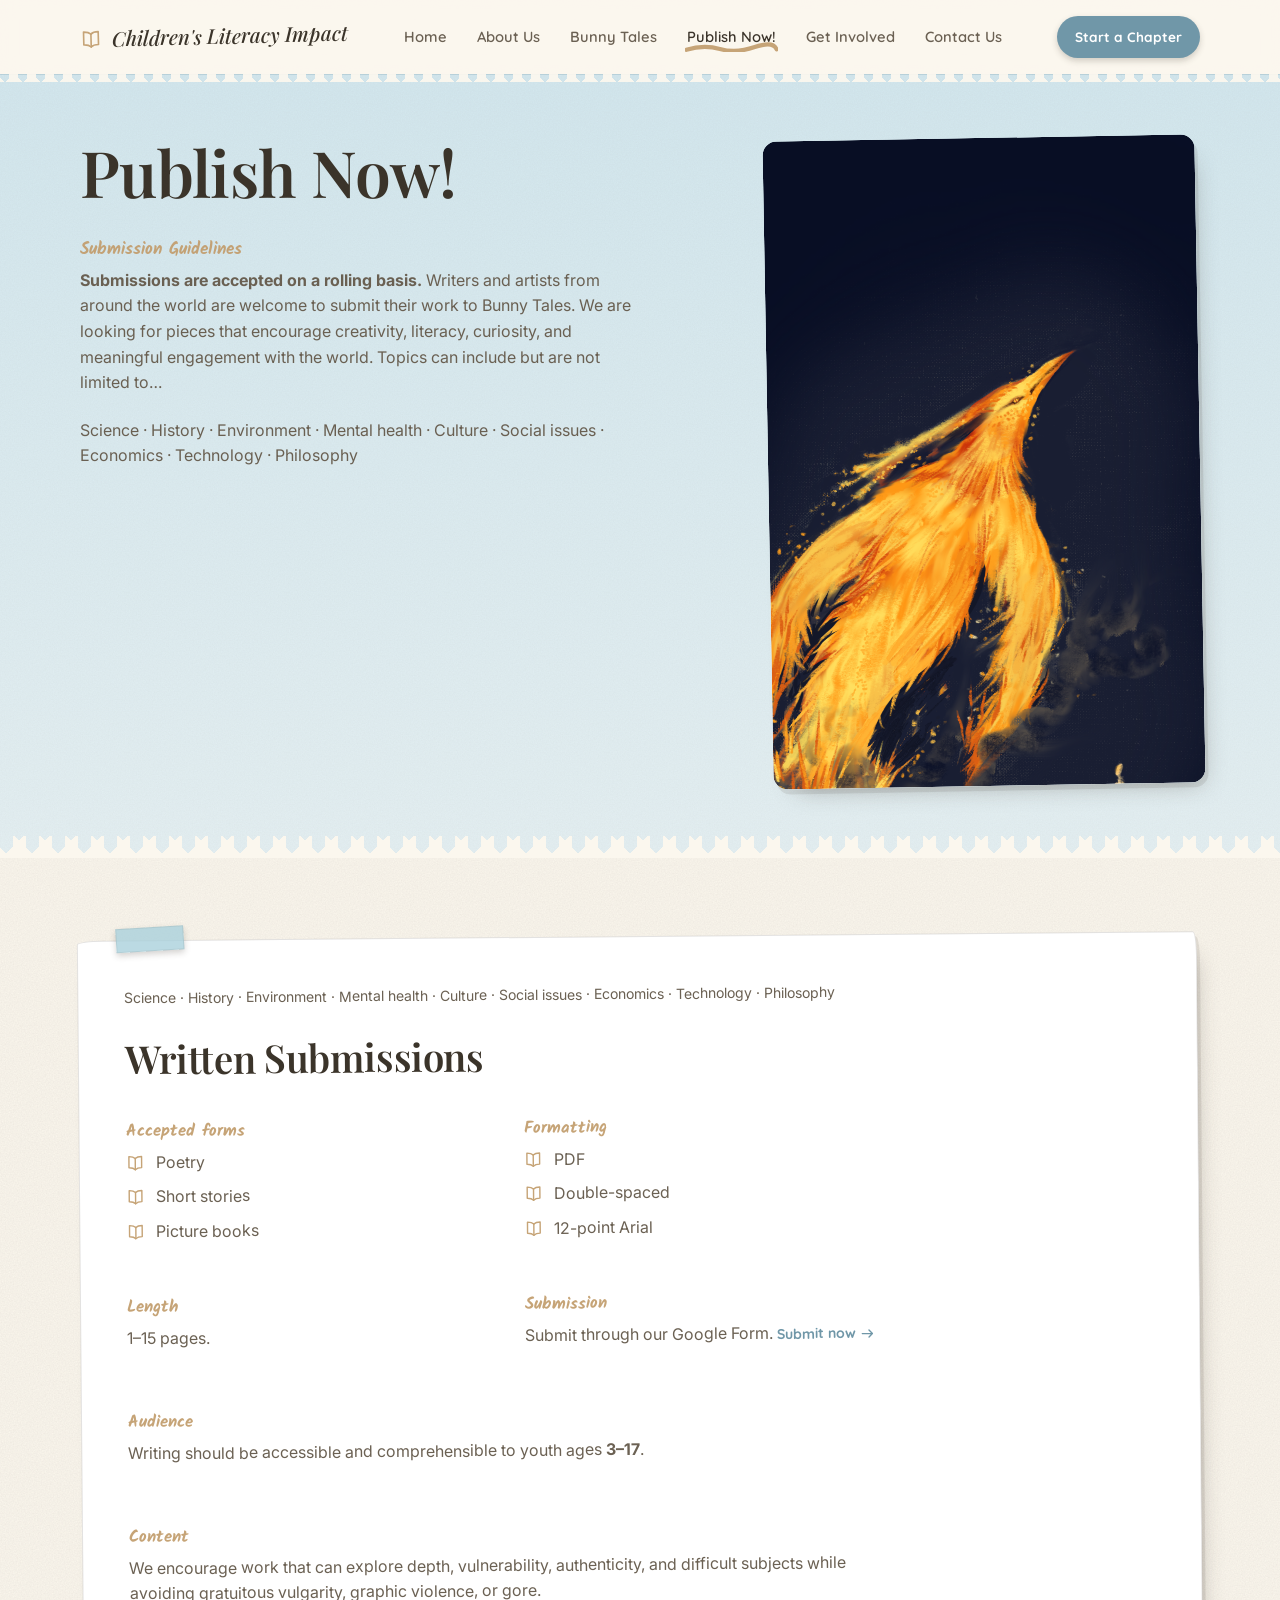
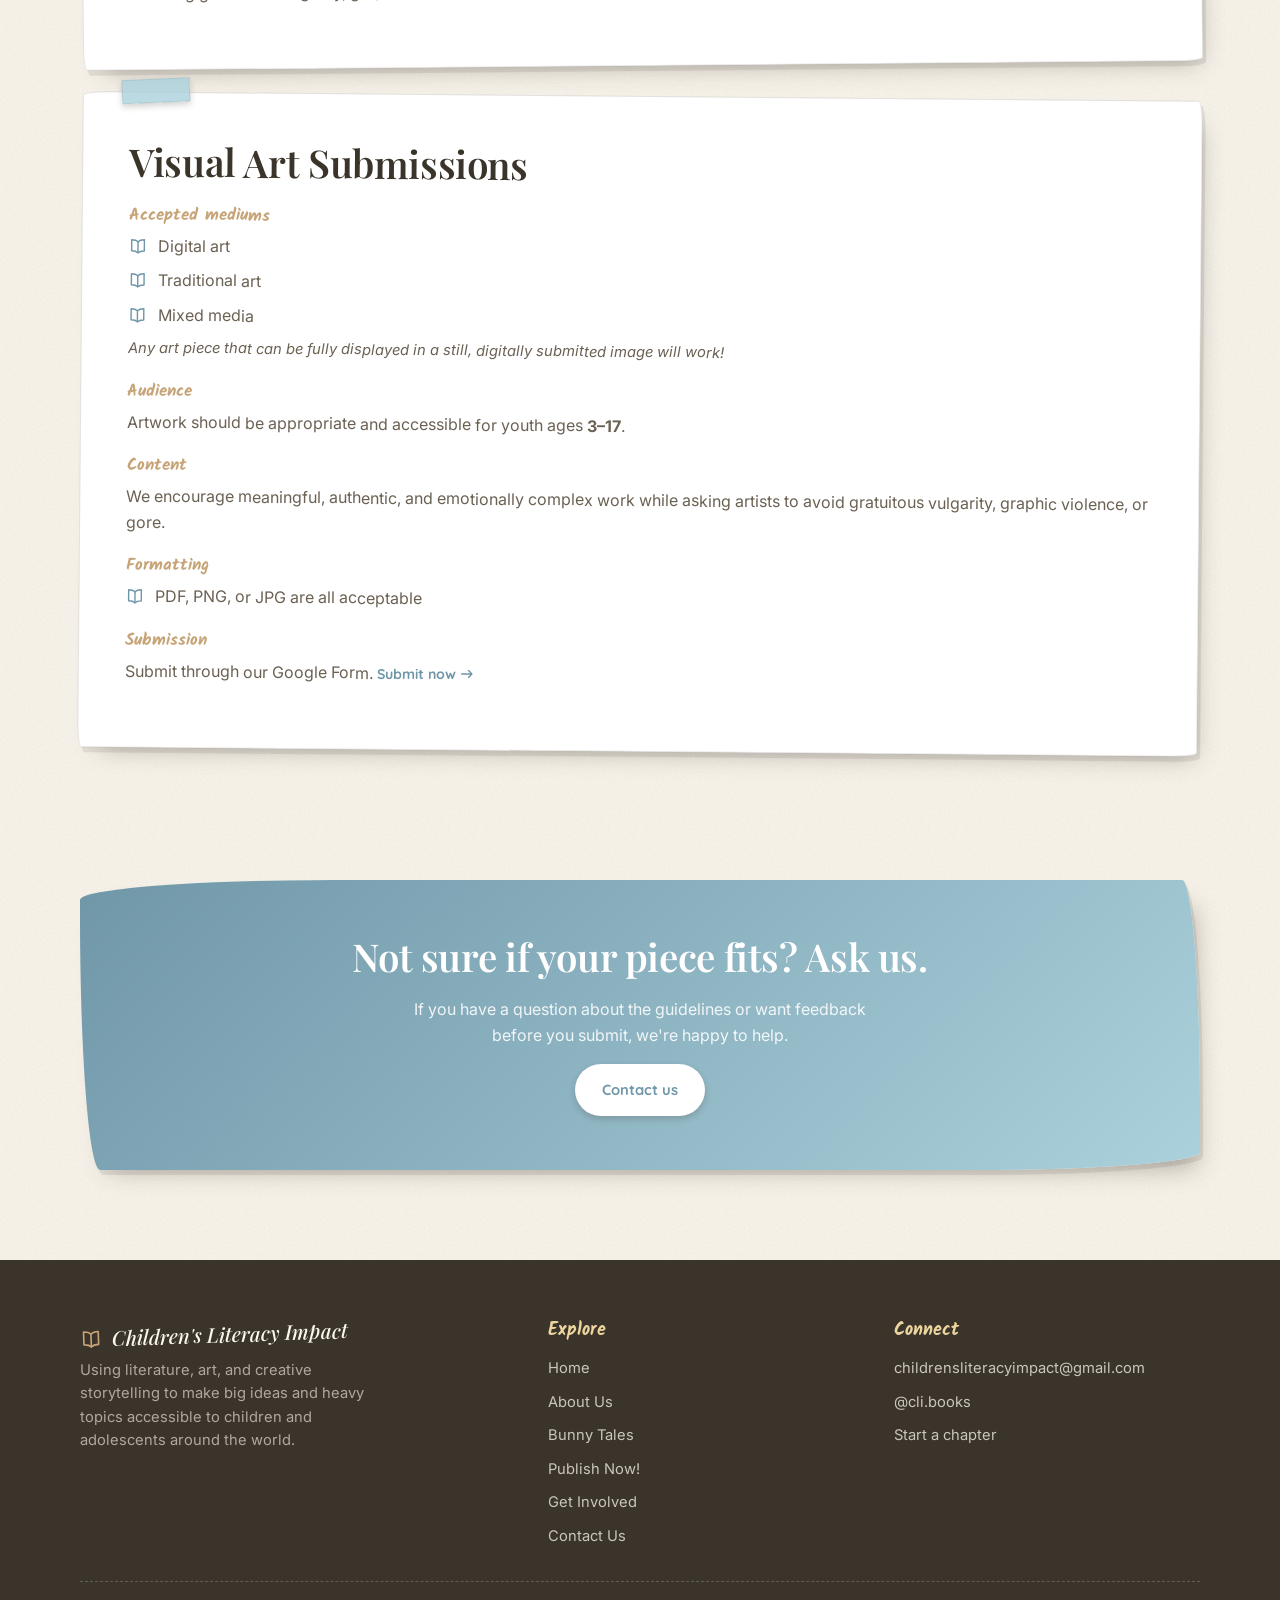
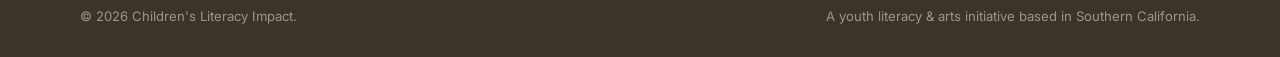
<file: publish.html>
<!doctype html>
<html lang="en">
<head>
<meta charset="UTF-8">
<meta name="viewport" content="width=device-width, initial-scale=1.0">
<title>Publish Now! — Submission Guidelines — Children's Literacy Impact</title>
<meta name="description" content="Submission guidelines for Bunny Tales — written and visual art submissions from young writers and artists.">
<link rel="stylesheet" href="style.css">
</head>
<body>

<header class="site-header">
  <div class="container nav-row">
    <a href="index.html" class="wordmark"><svg class="book" viewBox="0 0 24 24" fill="none" stroke="currentColor" stroke-width="1.8" stroke-linecap="round" stroke-linejoin="round" aria-hidden="true"><path d="M12 6.5C10.5 5 8 4 4 4v14c4 0 6.5 1 8 2.5"/><path d="M12 6.5C13.5 5 16 4 20 4v14c-4 0-6.5 1-8 2.5"/><path d="M12 6.5v13"/></svg>Children's Literacy Impact</a>
    <nav>
      <ul class="nav-links">
        <li><a href="index.html">Home</a></li>
        <li><a href="about.html">About Us</a></li>
        <li><a href="bunny-tales.html">Bunny Tales</a></li>
        <li><a href="publish.html" class="active">Publish Now!</a></li>
        <li><a href="get-involved.html">Get Involved</a></li>
        <li><a href="contact.html">Contact Us</a></li>
      </ul>
    </nav>
    <a href="get-involved.html" class="nav-cta">Start a Chapter</a>
    <button class="nav-toggle" aria-label="Toggle menu" aria-expanded="false"><span></span><span></span><span></span></button>
  </div>
</header>

<!-- Frame 9: hero — intro copy + topics, big image placeholder to the right -->
<section class="hero" style="padding-bottom:0;">
  <div class="container publish-hero-grid" style="padding-bottom:50px;">
    <div>
      <h1 style="max-width:14ch;">Publish Now!</h1>
      <p class="guide-sub" style="margin-top:0;">Submission Guidelines</p>
      <p style="max-width:56ch;"><strong>Submissions are accepted on a rolling basis.</strong> Writers and artists from around the world are welcome to submit their work to Bunny Tales. We are looking for pieces that encourage creativity, literacy, curiosity, and meaningful engagement with the world. Topics can include but are not limited to…</p>
      <p style="max-width:56ch; margin-top:22px;">Science &middot; History &middot; Environment &middot; Mental health &middot; Culture &middot; Social issues &middot; Economics &middot; Technology &middot; Philosophy</p>
    </div>
<div class="art-frame" style="aspect-ratio: 2/3;">
  <img src="./3.png" alt="What We Do Art" class="art-frame-img">
</div>  </div>
  <span class="scallop scallop-cream" role="presentation"></span>
</section>

<section>
  <div class="container">

    <!-- Frame 10: Written Submissions -->
    <div class="guide-panel">
      <p style="font-size:.88rem; color:var(--ink-soft); margin-bottom:26px;">Science &middot; History &middot; Environment &middot; Mental health &middot; Culture &middot; Social issues &middot; Economics &middot; Technology &middot; Philosophy</p>

      <div class="guide-panel-inner">
        <div>
          <h2>Written Submissions</h2>
          <div class="guide-fields">
            <div>
              <p class="guide-sub">Accepted forms</p>
              <ul class="icon-list">
                <li><svg class="book" viewBox="0 0 24 24" fill="none" stroke="currentColor" stroke-width="1.8" stroke-linecap="round" stroke-linejoin="round" aria-hidden="true"><path d="M12 6.5C10.5 5 8 4 4 4v14c4 0 6.5 1 8 2.5"/><path d="M12 6.5C13.5 5 16 4 20 4v14c-4 0-6.5 1-8 2.5"/><path d="M12 6.5v13"/></svg>Poetry</li>
                <li><svg class="book" viewBox="0 0 24 24" fill="none" stroke="currentColor" stroke-width="1.8" stroke-linecap="round" stroke-linejoin="round" aria-hidden="true"><path d="M12 6.5C10.5 5 8 4 4 4v14c4 0 6.5 1 8 2.5"/><path d="M12 6.5C13.5 5 16 4 20 4v14c-4 0-6.5 1-8 2.5"/><path d="M12 6.5v13"/></svg>Short stories</li>
                <li><svg class="book" viewBox="0 0 24 24" fill="none" stroke="currentColor" stroke-width="1.8" stroke-linecap="round" stroke-linejoin="round" aria-hidden="true"><path d="M12 6.5C10.5 5 8 4 4 4v14c4 0 6.5 1 8 2.5"/><path d="M12 6.5C13.5 5 16 4 20 4v14c-4 0-6.5 1-8 2.5"/><path d="M12 6.5v13"/></svg>Picture books</li>
              </ul>
            </div>
            <div>
              <p class="guide-sub">Formatting</p>
              <ul class="icon-list">
                <li><svg class="book" viewBox="0 0 24 24" fill="none" stroke="currentColor" stroke-width="1.8" stroke-linecap="round" stroke-linejoin="round" aria-hidden="true"><path d="M12 6.5C10.5 5 8 4 4 4v14c4 0 6.5 1 8 2.5"/><path d="M12 6.5C13.5 5 16 4 20 4v14c-4 0-6.5 1-8 2.5"/><path d="M12 6.5v13"/></svg>PDF</li>
                <li><svg class="book" viewBox="0 0 24 24" fill="none" stroke="currentColor" stroke-width="1.8" stroke-linecap="round" stroke-linejoin="round" aria-hidden="true"><path d="M12 6.5C10.5 5 8 4 4 4v14c4 0 6.5 1 8 2.5"/><path d="M12 6.5C13.5 5 16 4 20 4v14c-4 0-6.5 1-8 2.5"/><path d="M12 6.5v13"/></svg>Double-spaced</li>
                <li><svg class="book" viewBox="0 0 24 24" fill="none" stroke="currentColor" stroke-width="1.8" stroke-linecap="round" stroke-linejoin="round" aria-hidden="true"><path d="M12 6.5C10.5 5 8 4 4 4v14c4 0 6.5 1 8 2.5"/><path d="M12 6.5C13.5 5 16 4 20 4v14c-4 0-6.5 1-8 2.5"/><path d="M12 6.5v13"/></svg>12-point Arial</li>
              </ul>
            </div>
            <div>
              <p class="guide-sub">Length</p>
              <p>1–15 pages.</p>
            </div>
            <div>
              <p class="guide-sub">Submission</p>
              <p>Submit through our Google Form. <a href="https://form.jotform.com/262490735671160" class="link-arrow">Submit now <svg width="12" height="9" viewBox="0 0 14 10" fill="none"><path d="M1 5H13M13 5L9 1M13 5L9 9" stroke="currentColor" stroke-width="1.6" stroke-linecap="round" stroke-linejoin="round"/></svg></a></p>
            </div>
            <div class="full">
              <p class="guide-sub">Audience</p>
              <p>Writing should be accessible and comprehensible to youth ages <strong>3–17</strong>.</p>
            </div>
            <div class="full">
              <p class="guide-sub">Content</p>
              <p>We encourage work that can explore depth, vulnerability, authenticity, and difficult subjects while avoiding gratuitous vulgarity, graphic violence, or gore.</p>
            </div>
          </div>
        </div>
      </div>
    </div>

    <!-- Frame 11: Visual Art Submissions -->
    <div class="guide-panel">
      <div class="guide-panel-inner reverse">
        </div>

        <div>
          <h2><currentColor" stroke-width="1.8" stroke-linecap="round" stroke-linejoin="round" aria-hidden="true"><path d="M12 6.5C10.5 5 8 4 4 4v14c4 0 6.5 1 8 2.5"/><path d="M12 6.5C13.5 5 16 4 20 4v14c-4 0-6.5 1-8 2.5"/><path d="M12 6.5v13"/></svg>Visual Art Submissions</h2>

          <p class="guide-sub">Accepted mediums</p>
          <ul class="icon-list">
            <li><svg class="book book-sky" viewBox="0 0 24 24" fill="none" stroke="currentColor" stroke-width="1.8" stroke-linecap="round" stroke-linejoin="round" aria-hidden="true"><path d="M12 6.5C10.5 5 8 4 4 4v14c4 0 6.5 1 8 2.5"/><path d="M12 6.5C13.5 5 16 4 20 4v14c-4 0-6.5 1-8 2.5"/><path d="M12 6.5v13"/></svg>Digital art</li>
            <li><svg class="book book-sky" viewBox="0 0 24 24" fill="none" stroke="currentColor" stroke-width="1.8" stroke-linecap="round" stroke-linejoin="round" aria-hidden="true"><path d="M12 6.5C10.5 5 8 4 4 4v14c4 0 6.5 1 8 2.5"/><path d="M12 6.5C13.5 5 16 4 20 4v14c-4 0-6.5 1-8 2.5"/><path d="M12 6.5v13"/></svg>Traditional art</li>
            <li><svg class="book book-sky" viewBox="0 0 24 24" fill="none" stroke="currentColor" stroke-width="1.8" stroke-linecap="round" stroke-linejoin="round" aria-hidden="true"><path d="M12 6.5C10.5 5 8 4 4 4v14c4 0 6.5 1 8 2.5"/><path d="M12 6.5C13.5 5 16 4 20 4v14c-4 0-6.5 1-8 2.5"/><path d="M12 6.5v13"/></svg>Mixed media</li>
          </ul>
          <p style="font-style:italic; font-size:.92rem;">Any art piece that can be fully displayed in a still, digitally submitted image will work!</p>

          <p class="guide-sub">Audience</p>
          <p>Artwork should be appropriate and accessible for youth ages <strong>3–17</strong>.</p>

          <p class="guide-sub">Content</p>
          <p>We encourage meaningful, authentic, and emotionally complex work while asking artists to avoid gratuitous vulgarity, graphic violence, or gore.</p>

          <p class="guide-sub">Formatting</p>
          <ul class="icon-list">
            <li><svg class="book book-sky" viewBox="0 0 24 24" fill="none" stroke="currentColor" stroke-width="1.8" stroke-linecap="round" stroke-linejoin="round" aria-hidden="true"><path d="M12 6.5C10.5 5 8 4 4 4v14c4 0 6.5 1 8 2.5"/><path d="M12 6.5C13.5 5 16 4 20 4v14c-4 0-6.5 1-8 2.5"/><path d="M12 6.5v13"/></svg>PDF, PNG, or JPG are all acceptable</li>
          </ul>

          <p class="guide-sub">Submission</p>
          <p>Submit through our Google Form. <a href="https://form.jotform.com/262490735671160" class="link-arrow">Submit now <svg width="12" height="9" viewBox="0 0 14 10" fill="none"><path d="M1 5H13M13 5L9 1M13 5L9 9" stroke="currentColor" stroke-width="1.6" stroke-linecap="round" stroke-linejoin="round"/></svg></a></p>
        </div>

      </div>
    </div>

  </div>
</section>

<section class="section-tight">
  <div class="container">
    <div class="cta-band">
      <h2>Not sure if your piece fits? Ask us.</h2>
      <p>If you have a question about the guidelines or want feedback before you submit, we're happy to help.</p>
      <a href="contact.html" class="btn btn-primary">Contact us</a>
    </div>
  </div>
</section>

<footer class="site-footer">
  <div class="container">
    <div class="footer-grid">
      <div>
        <div class="wordmark"><svg class="book" viewBox="0 0 24 24" fill="none" stroke="currentColor" stroke-width="1.8" stroke-linecap="round" stroke-linejoin="round" aria-hidden="true"><path d="M12 6.5C10.5 5 8 4 4 4v14c4 0 6.5 1 8 2.5"/><path d="M12 6.5C13.5 5 16 4 20 4v14c-4 0-6.5 1-8 2.5"/><path d="M12 6.5v13"/></svg>Children's Literacy Impact</div>
        <p>Using literature, art, and creative storytelling to make big ideas and heavy topics accessible to children and adolescents around the world.</p>
      </div>
      <div class="footer-col">
        <h4>Explore</h4>
        <ul>
          <li><a href="index.html">Home</a></li>
          <li><a href="about.html">About Us</a></li>
          <li><a href="bunny-tales.html">Bunny Tales</a></li>
          <li><a href="publish.html">Publish Now!</a></li>
          <li><a href="get-involved.html">Get Involved</a></li>
          <li><a href="contact.html">Contact Us</a></li>
        </ul>
      </div>
      <div class="footer-col">
        <h4>Connect</h4>
        <ul>
          <li><a href="contact.html">childrensliteracyimpact@gmail.com</a></li>
          <li><a href="contact.html">@cli.books</a></li>
          <li><a href="get-involved.html">Start a chapter</a></li>
        </ul>
      </div>
    </div>
    <div class="footer-bottom">
      <span>© 2026 Children's Literacy Impact.</span>
      <span>A youth literacy &amp; arts initiative based in Southern California.</span>
    </div>
  </div>
</footer>

<script src="script.js"></script>
</body>
</html>
</file>
<file: style.css>
/* ============================================================
   Children's Literacy Impact — design tokens
   Palette: sand/tan (warmth of the page) + soft sky (openness,
   imagination). Signature motif: the "tail" — a soft fuzzy
   puff used as a bullet, marker and divider throughout, a nod
   to Bunny Tails, the youth publication at the heart of the site.

   SCRAPPY PASS — same classes/tokens, dressed up as a kid's
   scrapbook: torn paper edges, taped-down photos, wobbly
   paper-cutout cards, and a couple of loose brush-stroke marks.
   No HTML changes required — every selector name is untouched.
   ============================================================ */

@import url('https://fonts.googleapis.com/css2?family=Playfair+Display:ital,wght@0,500;0,600;0,700;1,500;1,600&family=Quicksand:wght@500;600;700&family=Inter:wght@400;500;600&family=Kalam:wght@400;700&display=swap');

:root{
  /* palette — unchanged from the original tokens */
  --tan: #C6A477;
  --gold: #ECD59F;
  --sky-1: #D3E7EE;
  --sky-2: #ABD1DC;
  --sky-3: #7097A8;
  --cream: #FBF7EE;
  --paper: #F5EFE1;
  --ink: #3B342A;
  --ink-soft: #6B6153;
  --white: #FFFFFF;

  /* type */
  --display: 'Playfair Display', serif; /* editorial italic+upright pairing, matches the mood board titles */
  --label: 'Quicksand', sans-serif;
  --body: 'Inter', sans-serif; /* kept a plain sans for real reading copy — forms, paragraphs — so the site stays legible at length */
  --hand: 'Kalam', cursive; /* uniform-stroke marker hand, closer to the mood board's notes/arrows than a calligraphic script */

  /* scrappy paper-cutout radius for cards — same variable name, wobbly value */
  --radius: 255px 18px 225px 20px / 20px 225px 18px 255px;
  --radius-sm: 120px 10px 110px 12px / 12px 110px 10px 120px;
  /* near-square radius for photos/frames — just enough softening to still read as a cut paper edge */
  --radius-img: 14px;

  /* flat "cut paper" shadow stacked with a soft ambient one */
  --shadow: 3px 5px 0 rgba(59, 52, 42, .10), 10px 14px 24px -14px rgba(59, 52, 42, .35);
  --shadow-tape: 0 3px 6px rgba(59, 52, 42, .22);

  /* grain: a cheap fractal-noise SVG tiled behind paper backgrounds */
  --grain: url("data:image/svg+xml,%3Csvg xmlns='http://www.w3.org/2000/svg' width='160' height='160'%3E%3Cfilter id='n'%3E%3CfeTurbulence type='fractalNoise' baseFrequency='0.75' numOctaves='3' stitchTiles='stitch'/%3E%3CfeColorMatrix type='matrix' values='0 0 0 0 0.23 0 0 0 0 0.2 0 0 0 0 0.16 0 0 0 0.11 0'/%3E%3C/filter%3E%3Crect width='100%25' height='100%25' filter='url(%23n)'/%3E%3C/svg%3E");

  /* loose brush-stroke marks used behind active/hover text — original palette colors only */
  --brush-sky: url("data:image/svg+xml,%3Csvg xmlns='http://www.w3.org/2000/svg' viewBox='0 0 200 24'%3E%3Cpath d='M3 16 Q40 4 75 14 T150 10 T197 15' stroke='%237097A8' stroke-width='9' fill='none' stroke-linecap='round'/%3E%3C/svg%3E");
  --brush-tan: url("data:image/svg+xml,%3Csvg xmlns='http://www.w3.org/2000/svg' viewBox='0 0 200 24'%3E%3Cpath d='M3 16 Q40 4 75 14 T150 10 T197 15' stroke='%23C6A477' stroke-width='9' fill='none' stroke-linecap='round'/%3E%3C/svg%3E");

  /* a small hand-drawn arrow, like the pen doodles pointing at labels in the mood board */
  --doodle-arrow: url("data:image/svg+xml,%3Csvg xmlns='http://www.w3.org/2000/svg' viewBox='0 0 40 24'%3E%3Cpath d='M2 18 Q18 4 36 10' stroke='%237097A8' stroke-width='2.4' fill='none' stroke-linecap='round'/%3E%3Cpath d='M28 6 L36 10 L30 16' stroke='%237097A8' stroke-width='2.4' fill='none' stroke-linecap='round' stroke-linejoin='round'/%3E%3C/svg%3E");
}

*, *::before, *::after{ box-sizing: border-box; }

html{ scroll-behavior: smooth; }

body{
  margin: 0;
  font-family: var(--body);
  color: var(--ink);
  background-color: var(--cream);
  background-image: var(--grain);
  background-blend-mode: multiply;
  -webkit-font-smoothing: antialiased;
  line-height: 1.6;
}

img{ max-width: 100%; display: block; }

a{ color: inherit; text-decoration: none; }

h1, h2, h3{
  font-family: var(--display);
  font-weight: 600;
  color: var(--ink);
  margin: 0 0 .5em;
  letter-spacing: -0.01em;
}

h1{ font-size: clamp(2.4rem, 5vw, 4rem); line-height: 1.05; font-weight: 600; }
h2{ font-size: clamp(1.7rem, 3vw, 2.4rem); line-height: 1.15; }
h3{ font-size: 1.25rem; }

/* the italic word stays a touch lighter than its upright neighbor —
   the thin-italic / bold-upright pairing seen throughout the mood board */
.hero h1 em, .quote-box em{ font-weight: 500; }

p{ margin: 0 0 1em; color: var(--ink-soft); }

.eyebrow{
  font-family: var(--hand);
  font-weight: 700;
  letter-spacing: .01em;
  text-transform: none;
  font-size: 1.35rem;
  color: var(--sky-3);
  display: inline-block;
  transform: rotate(-2deg);
  padding-right: 34px;
  background-image: var(--doodle-arrow);
  background-repeat: no-repeat;
  background-position: right 2px center;
  background-size: 30px 18px;
}

.container{
  width: min(1120px, 92%);
  margin: 0 auto;
}

.container-narrow{
  width: min(760px, 92%);
  margin: 0 auto;
}

/* ---------- focus ---------- */
a:focus-visible, button:focus-visible, input:focus-visible, textarea:focus-visible{
  outline: 3px dashed var(--sky-3);
  outline-offset: 3px;
  border-radius: 4px;
}

@media (prefers-reduced-motion: reduce){
  *{ animation-duration: .01ms !important; animation-iteration-count: 1 !important; transition-duration: .01ms !important; scroll-behavior: auto !important; }
}

/* ============================================================
   Book motif — signature element
   ============================================================ */
.book{
  display: inline-block;
  width: 19px;
  height: 19px;
  color: var(--tan);
  flex: none;
  vertical-align: -4px;
  transition: transform .2s ease;
}
.book.book-sky{ color: var(--sky-3); }
li:hover > .book, h3:hover > .book{ transform: rotate(-12deg) scale(1.08); }

.icon-list{ list-style: none; margin: 0; padding: 0; }
.icon-list li{
  display: flex;
  align-items: flex-start;
  gap: 11px;
  margin-bottom: .55em;
  color: var(--ink-soft);
}
.icon-list .book{ margin-top: 3px; }

/* ============================================================
   Placeholder box — swap in your own image
   Now reads as a taped-down cutout photo.
   ============================================================ */
.img-placeholder{
  background: #ECECEC;
  border: 1px solid #C9C9C9;
  border-radius: var(--radius-img);
  position: relative;
  display: flex;
  align-items: center;
  justify-content: center;
  overflow: hidden;
  box-shadow: var(--shadow);
  transform: rotate(-1.1deg);
  transition: transform .2s ease;
}
.img-placeholder:hover{ transform: rotate(0deg); }
.img-placeholder::before{
  content: '';
  width: 34px;
  height: 34px;
  opacity: .35;
  background-color: #8a8a8a;
  -webkit-mask: url("data:image/svg+xml,%3Csvg xmlns='http://www.w3.org/2000/svg' viewBox='0 0 24 24' fill='none' stroke='black' stroke-width='1.6'%3E%3Crect x='3' y='3' width='18' height='18' rx='2'/%3E%3Ccircle cx='8.5' cy='8.5' r='1.7'/%3E%3Cpath d='M21 15l-5-5L5 21'/%3E%3C/svg%3E") center/contain no-repeat;
  mask: url("data:image/svg+xml,%3Csvg xmlns='http://www.w3.org/2000/svg' viewBox='0 0 24 24' fill='none' stroke='black' stroke-width='1.6'%3E%3Crect x='3' y='3' width='18' height='18' rx='2'/%3E%3Ccircle cx='8.5' cy='8.5' r='1.7'/%3E%3Cpath d='M21 15l-5-5L5 21'/%3E%3C/svg%3E") center/contain no-repeat;
}
.img-placeholder::after{
  /* washi tape strip pinning the corner down */
  content: '';
  position: absolute;
  top: -12px;
  left: 22px;
  width: 64px;
  height: 24px;
  background: rgba(236, 213, 159, .82);
  border: 1px solid rgba(59, 52, 42, .08);
  box-shadow: var(--shadow-tape);
  transform: rotate(-5deg);
}

/* torn/zigzag divider between hero / sections — jagged paper-tear
   teeth rather than a smooth scallop, same class names */
.scallop{
  width: 100%;
  height: 22px;
  display: block;
  -webkit-mask-image:
    linear-gradient(135deg, transparent 50%, black 50%),
    linear-gradient(45deg, black 50%, transparent 50%);
  mask-image:
    linear-gradient(135deg, transparent 50%, black 50%),
    linear-gradient(45deg, black 50%, transparent 50%);
  -webkit-mask-size: 26px 22px, 26px 22px;
  mask-size: 26px 22px, 26px 22px;
  -webkit-mask-position: 0 0, 13px 0;
  mask-position: 0 0, 13px 0;
  -webkit-mask-repeat: repeat-x;
  mask-repeat: repeat-x;
}
.scallop-cream{ background: var(--cream); }
.scallop-paper{ background: var(--paper); }
.scallop-sky{ background: var(--sky-1); }

/* ============================================================
   Header / Nav
   ============================================================ */
.site-header{
  position: sticky;
  top: 0;
  z-index: 40;
  background: rgba(251, 247, 238, 0.94);
  backdrop-filter: blur(8px);
  border-bottom: none;
  box-shadow: 0 1px 0 rgba(112, 151, 168, .25);
}
.site-header::after{
  /* torn paper edge instead of a ruled line */
  content: '';
  position: absolute;
  left: 0; right: 0; bottom: -8px;
  height: 8px;
  background: rgba(251, 247, 238, 0.94);
  -webkit-mask-image: linear-gradient(135deg, transparent 50%, black 50%), linear-gradient(45deg, black 50%, transparent 50%);
  mask-image: linear-gradient(135deg, transparent 50%, black 50%), linear-gradient(45deg, black 50%, transparent 50%);
  -webkit-mask-size: 18px 8px, 18px 8px;
  mask-size: 18px 8px, 18px 8px;
  -webkit-mask-position: 0 0, 9px 0;
  mask-position: 0 0, 9px 0;
  -webkit-mask-repeat: repeat-x;
  mask-repeat: repeat-x;
}
.nav-row{
  position: relative;
  display: flex;
  align-items: center;
  justify-content: space-between;
  padding: 16px 0;
  gap: 24px;
}
.wordmark{
  font-family: var(--display);
  font-style: italic;
  font-weight: 500;
  font-size: 1.28rem;
  color: var(--ink);
  display: flex;
  align-items: center;
  gap: 10px;
  white-space: nowrap;
  transform: rotate(-1.5deg);
}
.wordmark .book{ width: 22px; height: 22px; }

.nav-links{
  display: flex;
  gap: 26px;
  list-style: none;
  padding: 0;
  margin: 0;
  font-family: var(--label);
  font-weight: 600;
  font-size: .92rem;
}
.nav-links a{
  padding: 6px 2px;
  background-repeat: no-repeat;
  background-position: left bottom -2px;
  background-size: 0 12px;
  transition: background-size .18s ease, color .18s ease;
  color: var(--ink-soft);
}
.nav-links a:hover{ color: var(--sky-3); }
.nav-links a.active{
  color: var(--ink);
  background-image: var(--brush-tan);
  background-size: 100% 12px;
}

.nav-cta{
  font-family: var(--label);
  font-weight: 700;
  font-size: .85rem;
  background: var(--sky-3);
  color: var(--white);
  padding: 10px 18px;
  border-radius: 999px;
  white-space: nowrap;
  box-shadow: var(--shadow-tape);
  transition: transform .18s ease, background .18s ease;
}
.nav-cta:hover{ background: var(--ink); transform: translateY(-2px) rotate(-1.5deg); }

.nav-toggle{
  display: none;
  background: none;
  border: none;
  cursor: pointer;
  padding: 6px;
}
.nav-toggle span{
  display: block;
  width: 22px;
  height: 2px;
  background: var(--ink);
  margin: 5px 0;
  border-radius: 2px;
}

@media (max-width: 860px){
  .nav-links{
    position: fixed;
    inset: 64px 0 auto 0;
    background: var(--cream);
    flex-direction: column;
    gap: 0;
    padding: 8px 6%;
    border-bottom: 1px solid rgba(112,151,168,.25);
    transform: translateY(-130%);
    transition: transform .28s ease;
  }
  .nav-links.open{ transform: translateY(0); }
  .nav-links li{ width: 100%; border-top: 1px dashed rgba(112,151,168,.3); }
  .nav-links a{ display: block; padding: 14px 0; }
  .nav-cta{ display: none; }
  .nav-toggle{ display: block; }
}

/* ============================================================
   Buttons
   ============================================================ */
.btn{
  display: inline-flex;
  align-items: center;
  gap: 8px;
  font-family: var(--label);
  font-weight: 700;
  font-size: .92rem;
  padding: 13px 26px;
  border-radius: 999px;
  border: 1.5px solid transparent;
  cursor: pointer;
  box-shadow: var(--shadow-tape);
  transition: transform .18s ease, background .18s ease, color .18s ease, border-color .18s ease;
}
.btn-primary{ background: var(--sky-3); color: var(--white); }
.btn-primary:hover{ background: var(--ink); transform: translateY(-2px) rotate(-1deg); }
.btn-ghost{ border-color: var(--sky-3); color: var(--sky-3); background: transparent; box-shadow: none; }
.btn-ghost:hover{ background: var(--sky-1); transform: translateY(-2px) rotate(1deg); }
.btn-tan{ background: var(--tan); color: var(--white); }
.btn-tan:hover{ background: var(--ink); transform: translateY(-2px) rotate(-1deg); }

.link-arrow{
  font-family: var(--label);
  font-weight: 700;
  font-size: .88rem;
  color: var(--sky-3);
  display: inline-flex;
  align-items: center;
  gap: 5px;
  background-image: var(--brush-sky);
  background-repeat: no-repeat;
  background-position: left bottom -1px;
  background-size: 0 10px;
  transition: background-size .2s ease;
  padding-bottom: 2px;
}
.link-arrow svg{ transition: transform .18s ease; }
.link-arrow:hover{ background-size: 100% 10px; }
.link-arrow:hover svg{ transform: translateX(4px); }

/* ============================================================
   Hero
   ============================================================ */
.hero{
  position: relative;
  background: linear-gradient(180deg, var(--sky-1) 0%, #E4EFF2 100%);
  padding: 64px 0 0;
  overflow: hidden;
}
.hero::before{
  content: '';
  position: absolute;
  inset: 0;
  background-image: var(--grain);
  opacity: .5;
  mix-blend-mode: multiply;
  pointer-events: none;
}
.hero-grid{
  position: relative;
  display: grid;
  grid-template-columns: 1.1fr .9fr;
  gap: 48px;
  align-items: center;
  padding-bottom: 60px;
}
.hero h1 em{ font-style: italic; color: var(--sky-3); }
.hero-lede{ font-size: 1.08rem; max-width: 46ch; }
.hero-actions{ display: flex; gap: 14px; flex-wrap: wrap; margin-top: 26px; }

.hero-art{
  position: relative;
  aspect-ratio: 1/1;
  transform: rotate(1.5deg);
}
.hero-art::before,
.hero-art::after{
  display: none; /* no tape on the homepage hero image */
}

@media (max-width: 860px){
  .hero-grid{ grid-template-columns: 1fr; padding-bottom: 36px; }
  .hero-art{ order: -1; max-width: 340px; margin: 0 auto; }
}

/* ============================================================
   Sections
   ============================================================ */
section{ padding: 78px 0; }
.section-tight{ padding: 50px 0; }
.section-head{ max-width: 620px; margin-bottom: 40px; }
.section-band-sand{ background-color: var(--paper); background-image: var(--grain); background-blend-mode: multiply; }
.section-band-sky{ background: linear-gradient(180deg, #E7F1F4, var(--sky-1)); }

/* ============================================================
   Frame cards — About Us page (mirrors the wireframe's stacked,
   rounded frames on a soft neutral backdrop)
   ============================================================ */
.frame-section{ background-color: #F0F1F6; background-image: var(--grain); background-blend-mode: multiply; padding: 56px 0 70px; }
.frame-card{
  position: relative;
  background: var(--white);
  border: 1px solid rgba(59,52,42,.14);
  border-radius: 26px 4px 26px 4px / 4px 26px 4px 26px;
  padding: clamp(30px, 5vw, 56px);
  box-shadow: var(--shadow);
}
.frame-card + .frame-card{ margin-top: 30px; }
.frame-card:nth-of-type(even){ transform: rotate(.6deg); }
.frame-card:nth-of-type(odd){ transform: rotate(-.6deg); }
.frame-card.accent{ border: 2px solid var(--sky-3); }

.quote-box{
  text-align: center;
  font-family: var(--display);
  font-style: italic;
  font-weight: 500;
  font-size: 1.6rem;
  line-height: 1.4;
  color: var(--sky-3);
  max-width: 640px;
  margin: 34px auto 0;
}

.do-list{ display: grid; gap: 26px; }
.do-item h3{ display: flex; align-items: center; gap: 10px; margin-bottom: 6px; font-size: 1.1rem; }
.do-item p{ margin: 0; }

/* ---------- two column feature row ---------- */
.feature-row{
  display: grid;
  grid-template-columns: 1fr 1fr;
  gap: 56px;
  align-items: center;
}
@media (max-width: 860px){ .feature-row{ grid-template-columns: 1fr; gap: 30px; } }
.feature-row.reverse .feature-art{ order: 2; }
@media (max-width: 860px){ .feature-row.reverse .feature-art{ order: -1; } }

.art-frame{
  border-radius: var(--radius-img);
  aspect-ratio: 4/3;
  box-shadow: var(--shadow);
  transform: rotate(-1deg);
}

/* ---------- info grid rows (home: recent works, chapters, upcoming, reach) ----------
   1 & 3 sit in the left column, 2 & 4 sit in the right column. */
.info-grid{
  display: grid;
  grid-template-columns: 1fr 1fr;
  gap: 0 48px;
  align-items: start;
}
.info-col{ display: grid; gap: 30px; }
@media (max-width: 760px){
  .info-grid{ grid-template-columns: 1fr; gap: 0; }
  .info-col:last-child{ margin-top: 30px; }
}
.info-item{ border-top: 2px dashed rgba(112,151,168,.3); padding-top: 22px; }
.info-item h3{ display:flex; align-items:center; gap: 10px; margin-bottom: 6px; }
.info-item .info-label{
  font-family: var(--hand); font-weight: 700; font-size: 1.05rem;
  letter-spacing: 0; text-transform: none; color: var(--tan);
  display:block; margin-bottom: 4px;
}
.info-item p{ margin-bottom: 6px; }

/* ---------- stat strip ---------- */
.stat-strip{
  display: flex;
  gap: 40px;
  flex-wrap: wrap;
  padding: 34px 0 0;
}
.stat{ min-width: 130px; }
.stat .num{
  font-family: var(--display); font-size: 2.2rem; color: var(--ink); display:inline-block;
  background-image: var(--brush-sky);
  background-repeat: no-repeat;
  background-position: left bottom 2px;
  background-size: 100% 14px;
  padding: 0 2px;
}
.stat .label{ font-family: var(--hand); font-size: 1.05rem; color: var(--ink-soft); display: block; margin-top: 4px; }

/* ============================================================
   Team
   ============================================================ */
.team-grid{
  display: grid;
  grid-template-columns: repeat(3, 1fr);
  gap: 30px;
}
.team-card{ text-align: left; }
.team-card:nth-child(3n+1) .team-photo{ transform: rotate(-2deg); }
.team-card:nth-child(3n+2) .team-photo{ transform: rotate(1.5deg); }
.team-card:nth-child(3n+3) .team-photo{ transform: rotate(-1deg); }
.team-photo{
  position: relative;
  aspect-ratio: 3/4;
  border-radius: var(--radius-img);
  margin-bottom: 16px;
  box-shadow: var(--shadow);
  transition: transform .2s ease;
}
.team-photo::after{ display: none; } /* no tape on team photos */
.team-photo:hover{ transform: rotate(0deg) scale(1.01); }
.team-card h3{ margin-bottom: 2px; }
.team-card .role{ font-family: var(--hand); font-weight: 700; font-size: 1.05rem; color: var(--sky-3); text-transform: none; letter-spacing: 0; margin-bottom: 6px; display:block; }
.team-card p{ font-size: .92rem; margin: 0; }
@media (max-width: 760px){ .team-grid{ grid-template-columns: 1fr; max-width: 360px; margin: 0 auto; } }

/* ============================================================
   Bunny Tales archive
   ============================================================ */
.archive-tabs{
  display: flex;
  gap: 10px;
  flex-wrap: wrap;
  margin: 26px 0 44px;
  font-family: var(--label);
  font-weight: 700;
  font-size: .85rem;
}
.archive-tabs a{
  padding: 8px 18px;
  border-radius: 14px 3px 14px 3px;
  border: 1.5px dashed rgba(112,151,168,.4);
  color: var(--ink-soft);
  transition: background .18s ease, color .18s ease, border-color .18s ease, transform .18s ease;
}
.archive-tabs a:hover, .archive-tabs a.active{
  background: var(--sky-3); color: var(--white); border-color: var(--sky-3); border-style: solid;
  transform: rotate(-1.5deg);
}

.piece-grid{
  display: grid;
  grid-template-columns: repeat(4, 1fr);
  gap: 26px 22px;
}
@media (max-width: 980px){ .piece-grid{ grid-template-columns: repeat(2, 1fr); } }
@media (max-width: 540px){ .piece-grid{ grid-template-columns: 1fr; max-width: 340px; margin: 0 auto; } }

.piece-card{ text-align: left; }
.piece-card:nth-child(4n+1) .piece-cover{ transform: rotate(-1.5deg); }
.piece-card:nth-child(4n+2) .piece-cover{ transform: rotate(1deg); }
.piece-card:nth-child(4n+3) .piece-cover{ transform: rotate(-.5deg); }
.piece-card:nth-child(4n+4) .piece-cover{ transform: rotate(1.5deg); }
.piece-cover{
  position: relative;
  aspect-ratio: 3/4;
  border-radius: var(--radius-img);
  margin-bottom: 14px;
  box-shadow: var(--shadow);
  transition: transform .22s ease;
}
.piece-cover::after{ display: none; } /* no tape on Bunny Tales covers */
.piece-card:hover .piece-cover{ transform: translateY(-4px) rotate(0deg); }
.piece-title{ font-family: var(--display); font-size: 1.02rem; margin-bottom: 2px; }
.piece-meta{ font-size: .82rem; color: var(--ink-soft); margin-bottom: 2px; }
.piece-tag{ font-family: var(--hand); font-size: 1rem; font-weight: 700; color: var(--sky-3); text-transform: none; letter-spacing: 0; }

/* ============================================================
   Guidelines (Publish page)
   ============================================================ */
.publish-hero-grid{
  display: grid;
  grid-template-columns: 1.2fr .8fr;
  gap: 40px;
  align-items: start;
}
@media (max-width: 860px){
  .publish-hero-grid{ grid-template-columns: 1fr; }
  .publish-hero-grid .img-placeholder{ order: -1; aspect-ratio: 16/9; }
}

.guide-panel{
  position: relative;
  background: var(--white);
  border: 1px solid rgba(59,52,42,.14);
  border-radius: 26px 4px 26px 4px / 4px 26px 4px 26px;
  padding: clamp(28px, 4vw, 46px);
  box-shadow: var(--shadow);
}
.guide-panel::before{
  content: '';
  position: absolute;
  top: -14px;
  left: 38px;
  width: 68px;
  height: 24px;
  background: rgba(171, 209, 220, .8);
  border: 1px solid rgba(59, 52, 42, .08);
  box-shadow: var(--shadow-tape);
  transform: rotate(-3deg);
}
.guide-panel + .guide-panel{ margin-top: 30px; }
.guide-panel:nth-of-type(even){ transform: rotate(.5deg); }
.guide-panel:nth-of-type(odd){ transform: rotate(-.5deg); }

.guide-panel-inner{
  display: grid;
  grid-template-columns: 1fr 230px;
  gap: 36px;
}
.guide-panel-inner.reverse{ grid-template-columns: 230px 1fr; }
.guide-panel-inner.reverse .guide-media{ order: -1; }
@media (max-width: 760px){
  .guide-panel-inner, .guide-panel-inner.reverse{ grid-template-columns: 1fr; }
  .guide-panel-inner.reverse .guide-media{ order: 0; }
  .guide-media{ aspect-ratio: 16/9 !important; }
}

.guide-media{ aspect-ratio: 3/4; align-self: start; }
.guide-media-pair{ display: flex; gap: 12px; align-self: start; }
.guide-media-pair .img-placeholder{ aspect-ratio: 3/4; }
.guide-media-pair .img-placeholder:first-child{ flex: 1.6; }
.guide-media-pair .img-placeholder:last-child{ flex: 1; }

.guide-fields{
  display: grid;
  grid-template-columns: 1fr 1fr;
  gap: 22px 36px;
  margin-top: 18px;
}
.guide-fields .full{ grid-column: 1 / -1; }
@media (max-width: 560px){ .guide-fields{ grid-template-columns: 1fr; } }

.chip-row{ display: flex; flex-wrap: wrap; gap: 10px; margin: 18px 0 6px; }
.chip{
  font-family: var(--label); font-weight: 700; font-size: .8rem;
  background: var(--gold); color: var(--ink);
  padding: 7px 16px; border-radius: 3px 12px 3px 12px;
  box-shadow: var(--shadow-tape);
  display: inline-block;
}
.chip:nth-child(odd){ transform: rotate(-2deg); }
.chip:nth-child(even){ transform: rotate(2deg); }

.guide-columns{
  display: grid;
  grid-template-columns: 1fr 1fr;
  gap: 40px;
  margin-top: 10px;
}
@media (max-width: 760px){ .guide-columns{ grid-template-columns: 1fr; } }

.guide-box{
  background: var(--white);
  border-radius: var(--radius-sm);
  padding: 30px;
  border: 1px dashed rgba(198,164,119,.45);
  box-shadow: var(--shadow);
}
.guide-box h3{ display:flex; align-items:center; gap:10px; }
.guide-sub{ font-family: var(--hand); font-weight: 700; font-size: 1.05rem; text-transform: none; letter-spacing: 0; color: var(--tan); margin: 18px 0 4px; }
.guide-sub:first-of-type{ margin-top: 20px; }

/* ============================================================
   Get involved
   ============================================================ */
.involve-grid{
  display: grid;
  grid-template-columns: 1fr 1fr;
  gap: 26px;
}
@media (max-width: 860px){ .involve-grid{ grid-template-columns: 1fr; } }
.involve-card{
  background: var(--white);
  border-radius: var(--radius-sm);
  padding: 36px;
  border: 1px solid rgba(198,164,119,.2);
  box-shadow: var(--shadow);
  display: flex;
  flex-direction: column;
  gap: 14px;
}
.involve-grid .involve-card:nth-child(odd){ transform: rotate(-.6deg); }
.involve-grid .involve-card:nth-child(even){ transform: rotate(.6deg); }
.involve-card .badge{
  font-family: var(--hand); font-weight: 700; font-size: 1.05rem;
  text-transform: none; letter-spacing: 0; color: var(--sky-3);
}
.involve-card .note{
  font-size: .85rem; font-style: italic; color: var(--ink-soft);
  border-left: 2px dashed var(--tan); padding-left: 12px; margin-top: 4px;
}

/* 2x2 layout mirroring the Get Involved wireframe:
   intro text (top-left) / image w/ overlay copy (top-right)
   callout box (bottom-left) / bordered volunteer card (bottom-right) */
.involve-2x2{
  display: grid;
  grid-template-columns: 1fr 1fr;
  gap: 26px;
}
@media (max-width: 760px){ .involve-2x2{ grid-template-columns: 1fr; } }

.involve-text-cell{
  display: flex;
  flex-direction: column;
  justify-content: center;
  gap: 14px;
}
.involve-text-cell h2{ margin-bottom: 2px; }

.involve-image-cell{
  position: relative;
  border-radius: var(--radius-img);
  overflow: hidden;
  min-height: 220px;
  box-shadow: var(--shadow);
  transform: rotate(1deg);
}
.involve-image-cell::before{ display: none; }
.involve-image-cell .overlay-text{
  position: absolute;
  inset: 0;
  display: flex;
  align-items: center;
  justify-content: center;
  text-align: center;
  padding: 34px;
  font-family: var(--display);
  font-size: 1.2rem;
  line-height: 1.3;
  color: var(--ink);
  background: rgba(251,247,238,.6);
  pointer-events: none;
}

.involve-callout{
  position: relative;
  background: linear-gradient(135deg, var(--tan), var(--gold));
  background-image: linear-gradient(135deg, var(--tan), var(--gold)), var(--grain);
  background-blend-mode: normal, multiply;
  color: var(--ink);
  border-radius: var(--radius);
  display: flex;
  align-items: center;
  justify-content: center;
  text-align: center;
  padding: 40px 34px;
  min-height: 220px;
  box-shadow: var(--shadow);
  transform: rotate(-1deg);
}
.involve-callout p{
  font-family: var(--hand);
  font-size: clamp(1.5rem, 2.4vw, 1.9rem);
  color: var(--ink);
  margin: 0;
  line-height: 1.25;
}

.involve-bordered{
  border: 2px dashed rgba(112,151,168,.5);
  border-radius: var(--radius-sm);
  padding: 32px;
  background: var(--white);
  display: flex;
  flex-direction: column;
  gap: 10px;
  justify-content: center;
}

/* ============================================================
   Contact
   ============================================================ */
.contact-grid{
  display: grid;
  grid-template-columns: 1fr 1fr;
  gap: 30px;
  margin-top: 20px;
}
@media (max-width: 760px){ .contact-grid{ grid-template-columns: 1fr; } }
.contact-card{
  background: var(--white);
  border-radius: var(--radius-sm);
  padding: 32px;
  border: 1px solid rgba(112,151,168,.2);
  box-shadow: var(--shadow);
}
.contact-grid .contact-card:first-child{ transform: rotate(-.7deg); }
.contact-grid .contact-card:last-child{ transform: rotate(.7deg); }
.contact-card h3{ display:flex; align-items:center; gap:10px; margin-bottom: 12px; }
.contact-card .value{ font-family: var(--hand); font-style: normal; font-size: 1.4rem; color: var(--sky-3); }

.form-grid{ display: grid; gap: 18px; margin-top: 28px; max-width: 560px; }
label{ font-family: var(--label); font-weight: 700; font-size: .82rem; display: block; margin-bottom: 6px; }
input, textarea, select{
  width: 100%;
  font-family: var(--body);
  font-size: .95rem;
  padding: 12px 14px;
  border-radius: 10px 4px 10px 4px;
  border: 1.5px dashed rgba(112,151,168,.5);
  background: var(--white);
  color: var(--ink);
}
textarea{ resize: vertical; min-height: 120px; }

/* ============================================================
   CTA band
   ============================================================ */
.cta-band{
  position: relative;
  background: linear-gradient(135deg, var(--sky-3), var(--sky-2));
  border-radius: var(--radius);
  padding: 54px 48px;
  text-align: center;
  color: var(--white);
  box-shadow: var(--shadow);
  overflow: hidden;
}
.cta-band::before{
  content: '';
  position: absolute;
  inset: 0;
  background-image: var(--grain);
  opacity: .4;
  mix-blend-mode: overlay;
  pointer-events: none;
}
.cta-band h2{ color: var(--white); }
.cta-band p{ color: rgba(255,255,255,.88); max-width: 50ch; margin-left: auto; margin-right: auto; }
.cta-band .btn-primary{ background: var(--white); color: var(--sky-3); }
.cta-band .btn-primary:hover{ background: var(--ink); color: var(--white); }

/* ============================================================
   Footer
   ============================================================ */
.site-footer{
  position: relative;
  background: var(--ink);
  color: rgba(251,247,238,.75);
  padding: 56px 0 30px;
  margin-top: 40px;
  overflow: hidden;
}
.site-footer::before{
  content: '';
  position: absolute;
  inset: 0;
  background-image: var(--grain);
  opacity: .5;
  mix-blend-mode: soft-light;
  pointer-events: none;
}
.footer-grid{
  position: relative;
  display: grid;
  grid-template-columns: 1.4fr 1fr 1fr;
  gap: 40px;
  padding-bottom: 32px;
  border-bottom: 1px dashed rgba(251,247,238,.2);
}
@media (max-width: 700px){ .footer-grid{ grid-template-columns: 1fr; gap: 26px; } }
.footer-grid .wordmark{ color: var(--cream); margin-bottom: 10px; transform: rotate(-2deg); }
.footer-grid p{ color: rgba(251,247,238,.6); font-size: .92rem; max-width: 34ch; }
.footer-col h4{
  font-family: var(--hand); font-size: 1.15rem; text-transform: none;
  letter-spacing: 0; color: var(--gold); margin: 0 0 12px;
}
.footer-col ul{ list-style: none; margin: 0; padding: 0; display: grid; gap: 10px; font-size: .92rem; }
.footer-col a:hover{ color: var(--gold); }
.footer-bottom{
  position: relative;
  display: flex; justify-content: space-between; align-items: center;
  padding-top: 24px; font-size: .82rem; flex-wrap: wrap; gap: 10px;
  color: rgba(251,247,238,.5);
}

/* utility */
.mt-0{ margin-top: 0; }
.text-center{ text-align: center; margin-left: auto; margin-right: auto; }

.art-frame{
  overflow: hidden; /* clips the image to the rounded corners */
}
.art-frame-img{
  width: 100%;
  height: 100%;
  object-fit: cover; /* fills the frame without distorting */
  border-radius: var(--radius-img);
  display: block;
}
</file>
